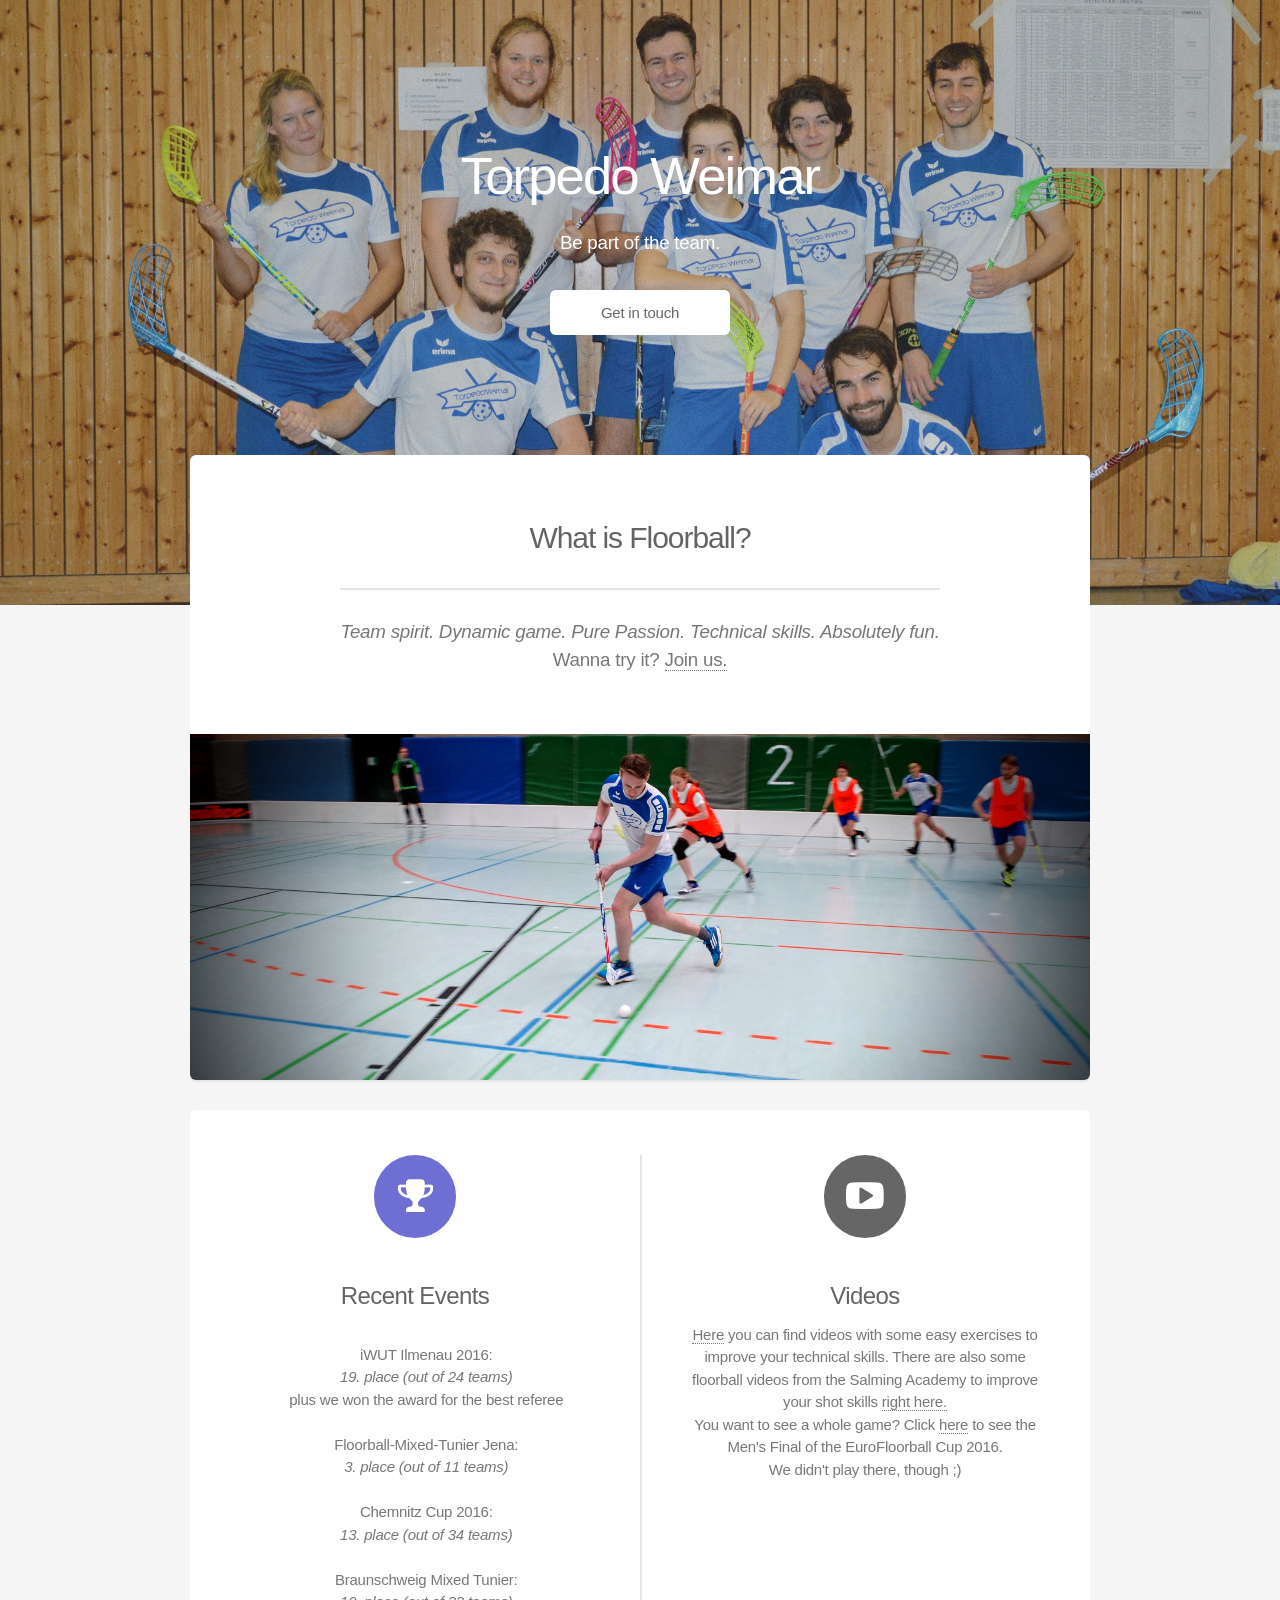
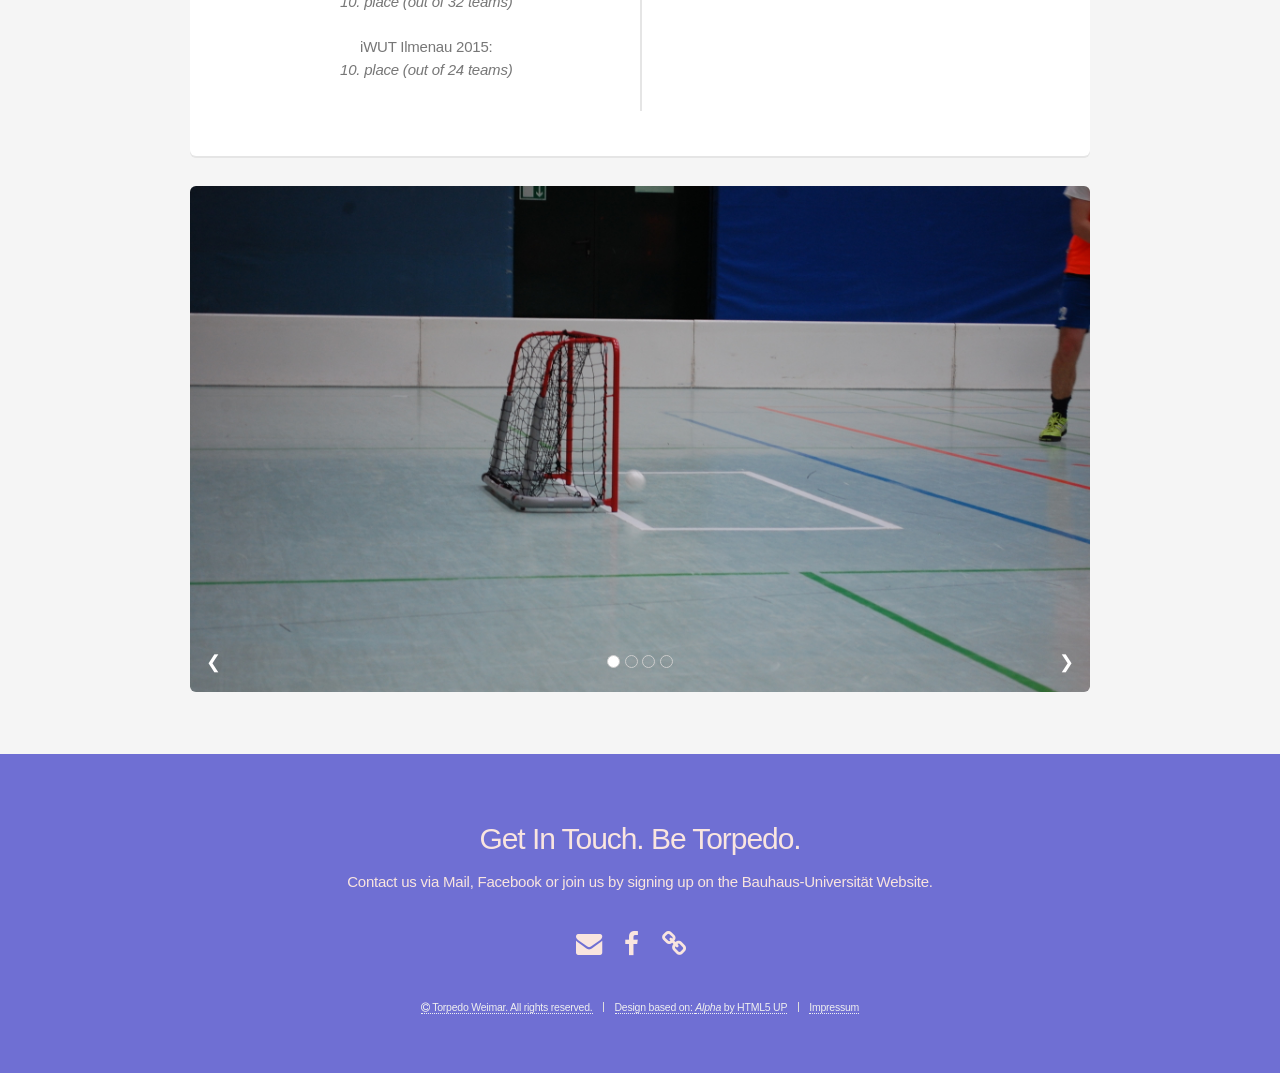
<file: index.html>
<!DOCTYPE HTML>
<html>
	<head>
		<title>Torpedo Weimar</title>
		<meta charset="utf-8" />
		<meta name="viewport" content="width=device-width, initial-scale=1" />
		<!--[if lte IE 8]><script src="assets/js/ie/html5shiv.js"></script><![endif]-->
		<link rel="stylesheet" href="assets/css/main.css" />
		<link rel="stylesheet" href="assets/css/w3.css">
    	<link rel="stylesheet" type="text/css" media="all" href="assets/css/styles.css">
    	<link rel="stylesheet" type="text/css" media="all" href="assets/css/magnific-popup.css">
		<style>
		.mySlides {display:none}
		.w3-left, .w3-right, .w3-badge {cursor:pointer}
		.w3-badge {height:13px;width:13px;padding:0}
		</style>
		<!--[if lte IE 8]><link rel="stylesheet" href="assets/css/ie8.css" /><![endif]-->

<!-- Favicons -->
<link rel="apple-touch-icon" sizes="180x180" href="/apple-touch-icon.png">
<link rel="icon" type="image/png" href="favicon-32x32.png" sizes="32x32">
<link rel="icon" type="image/png" href="favicon-16x16.png" sizes="16x16">
<link rel="manifest" href="/manifest.json">
<link rel="mask-icon" href="/safari-pinned-tab.svg" color="#5bbad5">
<meta name="theme-color" content="#ffffff">
	
<!-- Scripts -->
			<script src="assets/js/jquery.min.js"></script>
			<script src="assets/js/jquery.dropotron.min.js"></script>
			<script src="assets/js/jquery.scrollgress.min.js"></script>
			<script src="assets/js/skel.min.js"></script>
			<script src="assets/js/util.js"></script>
			<!--[if lte IE 8]><script src="assets/js/ie/respond.min.js"></script><![endif]-->
			<script src="assets/js/main.js"></script>
			<script src="assets/js/slider.js"></script>

			<!--Google Analytics-->
			<script>
			  (function(i,s,o,g,r,a,m){i['GoogleAnalyticsObject']=r;i[r]=i[r]||function(){
			  (i[r].q=i[r].q||[]).push(arguments)},i[r].l=1*new Date();a=s.createElement(o),
			  m=s.getElementsByTagName(o)[0];a.async=1;a.src=g;m.parentNode.insertBefore(a,m)
			  })(window,document,'script','https://www.google-analytics.com/analytics.js','ga');

			  ga('create', 'UA-86484524-1', 'auto');
			  ga('send', 'pageview');
			</script>
	</head>

	<body class="landing" onload="startSlideShow()">
		<div id="page-wrapper">

			<!-- Banner -->
				<section id="banner">
					<h2>Torpedo Weimar</h2>
					<p>Be part of the team.</p>
					<ul class="actions">
						<li><a href="#getintouch" class="button special">Get in touch</a></li>
						<!--li><a href="#" class="button">Learn More</a></li-->
					</ul>
				</section>

			<!-- Main -->
				<section id="main" class="container">

					<section class="box special">
						<header class="major">
							<h2>What is Floorball?</h2>
							<p><em>Team spirit. Dynamic game. Pure Passion. Technical skills. Absolutely fun.</em>
							<br> Wanna try it? <a href="https://hspz.uni-weimar.de/angebote/aktueller_zeitraum/_Unihockey.html">Join us.</a></p>
						</header>
						<span class="image featured"><img src="images/DSC_0360.JPG" alt="" /></span>
					</section>

					<section class="box special features">
						<div class="features-row">
							<section>
								<span class="icon major fa-trophy accent2"></span>
								<h3>Recent Events</h3>
								<p>
									<ul>
										<li>iWUT Ilmenau 2016: 
										<br><em> 19. place (out of 24 teams)</em>
										<br> plus we won the award for the best referee
										<br>
										<br>
										<li>Floorball-Mixed-Tunier Jena: 
										<br><em>3. place (out of 11 teams)</em></li>
										<br>
										<li>Chemnitz Cup 2016: 
										<br><em>13. place (out of 34 teams)</em></li>
										<br>
										<li>Braunschweig Mixed Tunier: 
										<br><em>10. place (out of 32 teams)</em></li>
										<br>
										<li>iWUT Ilmenau 2015: 
										<br><em>10. place (out of 24 teams)</em></li>
									</ul>
								</p>
							</section>
							<section>
								<span class="icon major fa-youtube-play"></span>
								<h3>Videos</h3>
								<p><a href="https://www.youtube.com/playlist?list=PL4GcRGPV7hzxGxN67faWimyFzL7nkEMkF">Here</a> you can find videos with some easy exercises to improve your technical skills. There are also some floorball videos from the Salming Academy to improve your shot skills <a href="https://www.youtube.com/playlist?list=PLGpOIe3A1vQhxEipICi82_GwIuaH7v9pc">right here.</a> 
								<br>You want to see a whole game? Click <a href="https://youtu.be/dzKJRVQAUss">here</a> to see the Men's Final of the EuroFloorball Cup 2016.</p>
								We didn't play there, though ;)
							</section>
						</div>
					</section>
					

					<!--h2>Upcoming Events</h2>
					<div class="row">
						<!--div class="6u 12u(narrower)" style="height: 50%">

							<section class="box special">
								<span class="image featured"><img src="images/nikolaus.jpg" alt="" /></span>
								<h3>Nikolaus Turnier</h3>
								<p>There's a small tournament at the Bauhaus-Universität Weimar this year. 
								On the 8th of December we'll play floorball for Nikolausi and Glühwein :)<p>
								<ul class="actions">
									<li><a href="http://hspz.uni-weimar.de/angebote/aktueller_zeitraum/_Unihockey-Nikolausturnier.html" class="button alt">Learn More</a></li>
								</ul>
							</section>

						</div-->
						<!--div class="6u 12u(narrower)" style="height: 50%">

							<section class="box special">
								<span class="image featured"><img src="images/iwut.png" alt="" /></span>
								<h3>iWUT Ilmenau</h3>
								<p>We are chosen to be part of the iWUT in Ilmenau again. We are looking forward to it and are highly motivated. This time we're targeting 9<sup>th</sup> place or better.</p>
								<ul class="actions">
									<li><a href="http://www2.tu-ilmenau.de/unihockey/index.php" class="button alt">Learn More</a></li>
								</ul>
							</section>

						</div>
					</div-->
					<span class="image featured">
						<div class="w3-content w3-display-container" style="max-width:100%">
						  <img class="mySlides w3-animate-opacity" src="images/DSC_0390.JPG" style="width:100%">
						  <img class="mySlides w3-animate-opacity" src="images/DSC_0522.JPG" style="width:100%">
						  <img class="mySlides w3-animate-opacity" src="images/DSC_0441.JPG" style="width:100%">
						  <img class="mySlides w3-animate-opacity" src="images/DSC_0359.JPG" style="width:100%">
						  <div class="w3-center w3-section w3-large w3-text-white w3-display-bottommiddle" style="width:100%">
						    <div class="w3-left w3-padding-left w3-hover-text-khaki" onclick="plusDivs(-1)">&#10094;</div>
						    <div class="w3-right w3-padding-right w3-hover-text-khaki" onclick="plusDivs(1)">&#10095;</div>
						    <span class="w3-badge demo w3-border w3-transparent w3-hover-white" onclick="currentDiv(1)"></span>
						    <span class="w3-badge demo w3-border w3-transparent w3-hover-white" onclick="currentDiv(2)"></span>
						    <span class="w3-badge demo w3-border w3-transparent w3-hover-white" onclick="currentDiv(3)"></span>
						    <span class="w3-badge demo w3-border w3-transparent w3-hover-white" onclick="currentDiv(4)"></span>
						  </div>
						</div>
					</span>
				</section>

			<!-- CTA / Footer -->

				<section id="cta">

					<h2>Get In Touch. Be Torpedo.</h2>
					<p>Contact us via Mail, Facebook or join us by signing up on the Bauhaus-Universität Website.
					</p>

				
					<ul class="icons">
						<li><a href="mailto:torpedoweimar@gmail.com?subject=Interesse Unihockey" class="icon fa-envelope"><span class="label">Mail</span></a></li>
						<li><a href="https://www.facebook.com/groups/576465775705765/" class="icon fa-facebook"><span class="label">Facebook</span></a></li>
						<li><a href="https://hspz.uni-weimar.de/angebote/aktueller_zeitraum/_Unihockey.html" class="icon fa-link"><span class="label">Bauhaus-Uni</span></a></li>
						<a name= "getintouch"><a/>
					</ul>

					<ul class="copyright" style="font-size: 70%; margin-top: 3%; color: #f0f0f0">
						<!--li>&copy; Untitled Inc. All rights reserved.</li-->
						<li><i class="fa fa-copyright" aria-hidden="true"></i> Torpedo Weimar. All rights reserved. </li><li> Design based on: <a href="http://html5up.net/alpha"><em>Alpha</em> by HTML5 UP</a>  </li><li> <a href="sitenotice.html">Impressum</a></li>
					</ul>
					
				</section>	

		</div>

	</body>
</html>
</file>
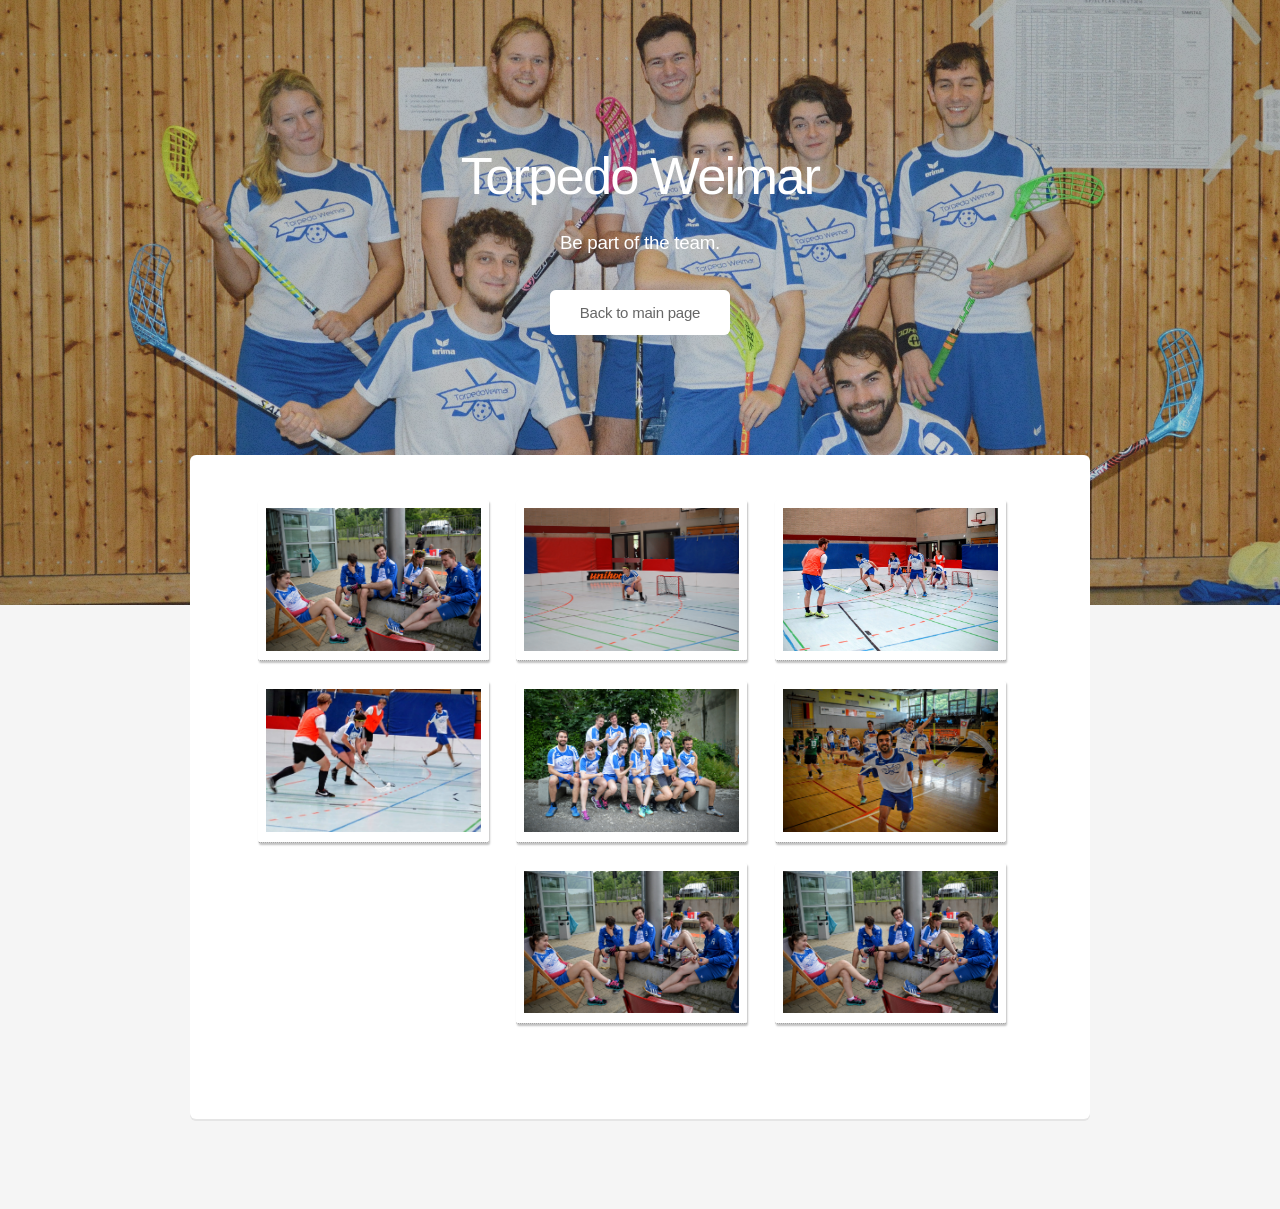
<file: gallery.html>
<!DOCTYPE HTML>
<html>
  <head>
    <title>Torpedo Weimar</title>
    <meta charset="utf-8" />
    <meta name="viewport" content="width=device-width, initial-scale=1" />
    <!--[if lte IE 8]><script src="assets/js/ie/html5shiv.js"></script><![endif]-->
    <link rel="stylesheet" href="assets/css/main.css" />
    <link rel="stylesheet" href="assets/css/w3.css">
    <link rel="stylesheet" href="assets/css/gallery.css">
    <link rel="stylesheet" type="text/css" media="all" href="assets/css/styles.css">
    <link rel="stylesheet" type="text/css" media="all" href="assets/css/magnific-popup.css">
    <!--[if lte IE 8]><link rel="stylesheet" href="assets/css/ie8.css" /><![endif]-->

<!-- Favicons -->
<link rel="apple-touch-icon" sizes="180x180" href="/apple-touch-icon.png">
<link rel="icon" type="image/png" href="favicon-32x32.png" sizes="32x32">
<link rel="icon" type="image/png" href="favicon-16x16.png" sizes="16x16">
<link rel="manifest" href="/manifest.json">
<link rel="mask-icon" href="/safari-pinned-tab.svg" color="#5bbad5">
<meta name="theme-color" content="#ffffff">
  
<!-- Scripts -->
      <script src="assets/js/main.js"></script>
      <script type="text/javascript" src="assets/js/jquery-1.11.1.min.js"></script>
      <script type="text/javascript" src="assets/js/jquery.magnific-popup.min.js"></script>

      <!--Google Analytics-->
      <script>
        (function(i,s,o,g,r,a,m){i['GoogleAnalyticsObject']=r;i[r]=i[r]||function(){
        (i[r].q=i[r].q||[]).push(arguments)},i[r].l=1*new Date();a=s.createElement(o),
        m=s.getElementsByTagName(o)[0];a.async=1;a.src=g;m.parentNode.insertBefore(a,m)
        })(window,document,'script','https://www.google-analytics.com/analytics.js','ga');

        ga('create', 'UA-86484524-1', 'auto');
        ga('send', 'pageview');
      </script>

      <script type="text/javascript">
        $(function(){
          $('#portfolio').magnificPopup({
            delegate: 'a',
            type: 'image',
            image: {
              cursor: null,
              titleSrc: 'title'
            },
            gallery: {
              enabled: true,
              preload: [0,1], // Will preload 0 - before current, and 1 after the current image
              navigateByImgClick: true
            }
          });
        });
      </script>

  </head>

<body class="landing">

  <div id="page-wrapper">

      <!-- Banner -->
        <section id="banner">
          <h2>Torpedo Weimar</h2>
          <p>Be part of the team.</p>
          <ul class="actions">
            <li><a href="index.html" class="button special">Back to main page</a></li>
          </ul>
        </section>

      <!-- Main -->
        <section id="main" class="container">
          <section class="box special">
             <div id="wrapper">
              <ul id="portfolio" class="clearfix">

              <!-- Images -->

                <li><a href="images/gallery/DSC_0312.JPG">
                <img src="images/gallery/DSC_0312.JPG"></a></li>
                
                <li><a href="images/gallery/DSC_0347.JPG">
                <img src="images/gallery/DSC_0347.JPG"></a></li>
                
                <li><a href="images/gallery/DSC_0359.JPG">
                <img src="images/gallery/DSC_0359_thumb.JPG"></a></li>
                
                <li><a href="images/gallery/DSC_0410.JPG">
                <img src="images/gallery/DSC_0410_thumb.JPG"></a></li>
                
                <li><a href="images/gallery/DSC_0441.JPG">
                <img src="images/gallery/DSC_0441.JPG"></a></li>
                
                <li><a href="images/gallery/DSC_0522.JPG">
                <img src="images/gallery/DSC_0522.JPG"></a></li>
                
                <li><a href="images/gallery/DSC_0312.JPG">
                <img src="images/gallery/DSC_0312.JPG"></a></li>
                
                <li><a href="images/gallery/DSC_0312.JPG">
                <img src="images/gallery/DSC_0312.JPG"></a></li>
              
              </ul>
            </div>
          </section>
        </section>
  </div>

</body>
</html>
</file>
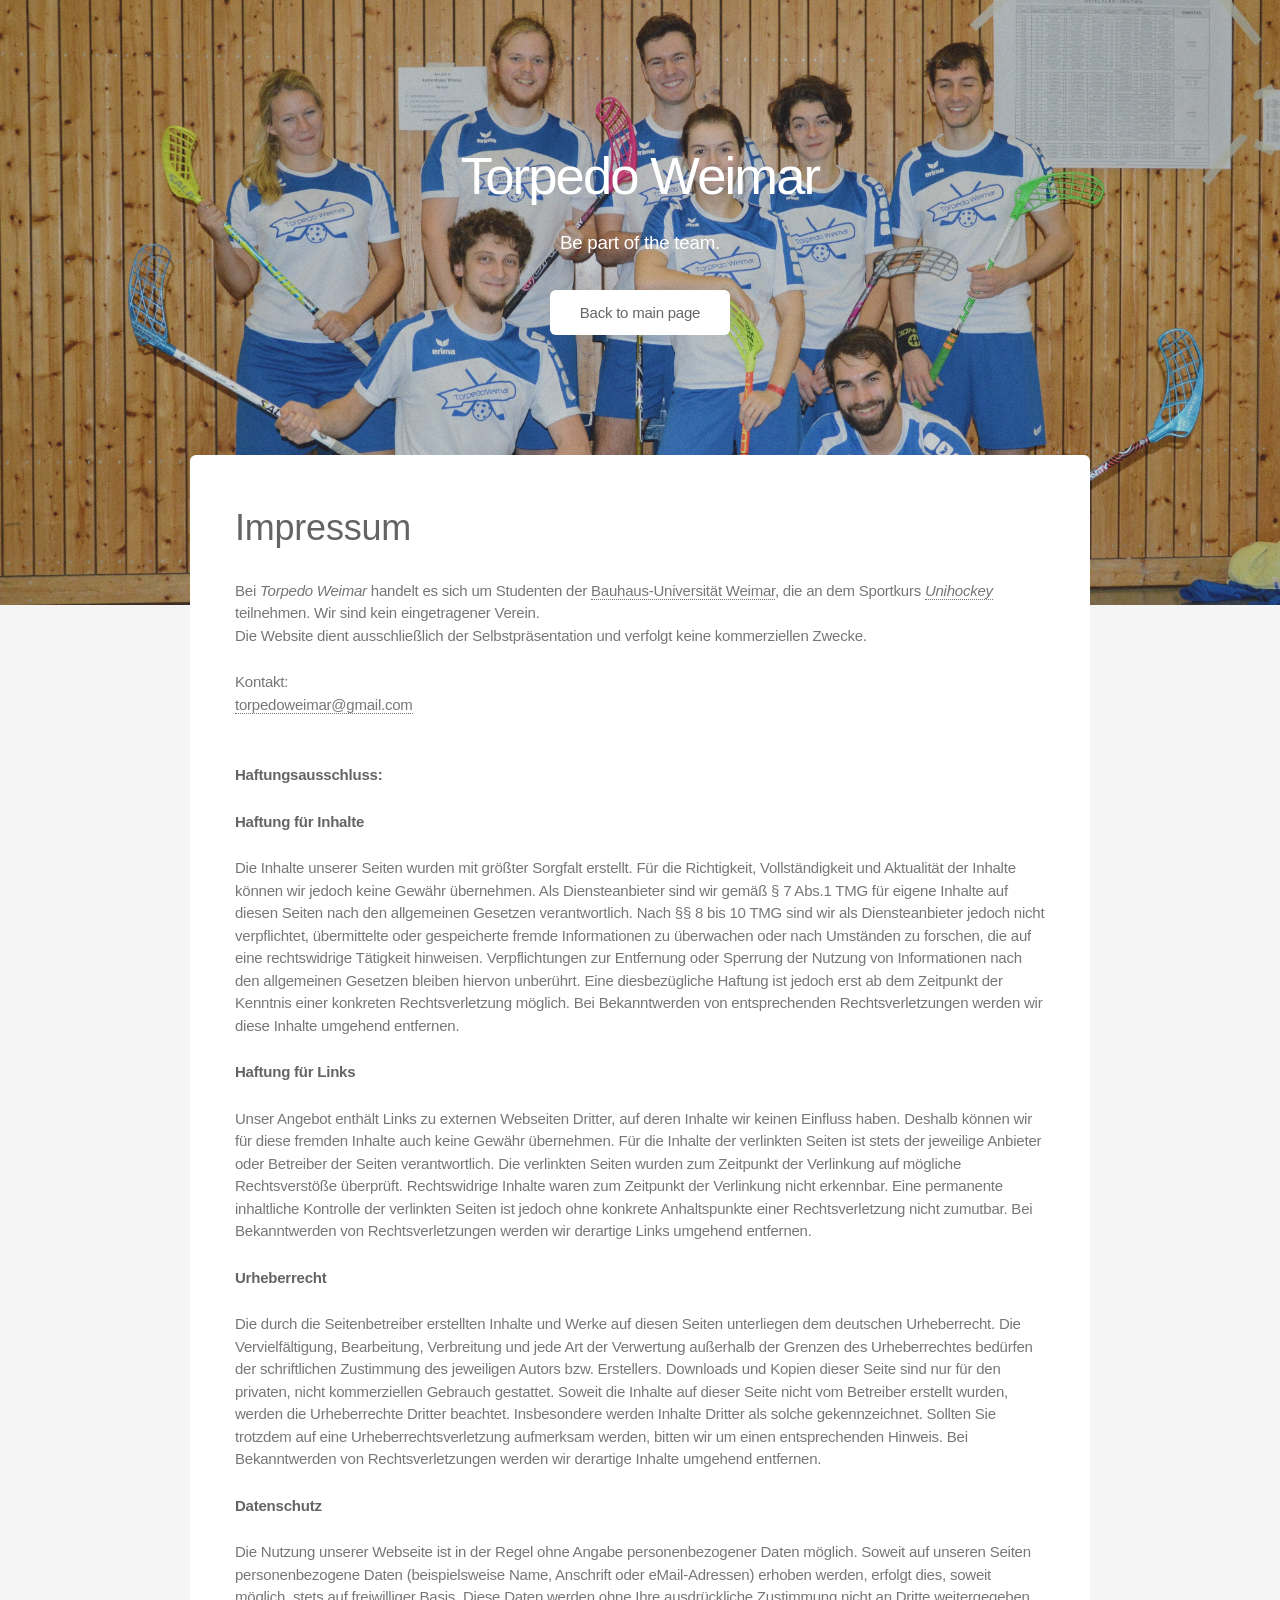
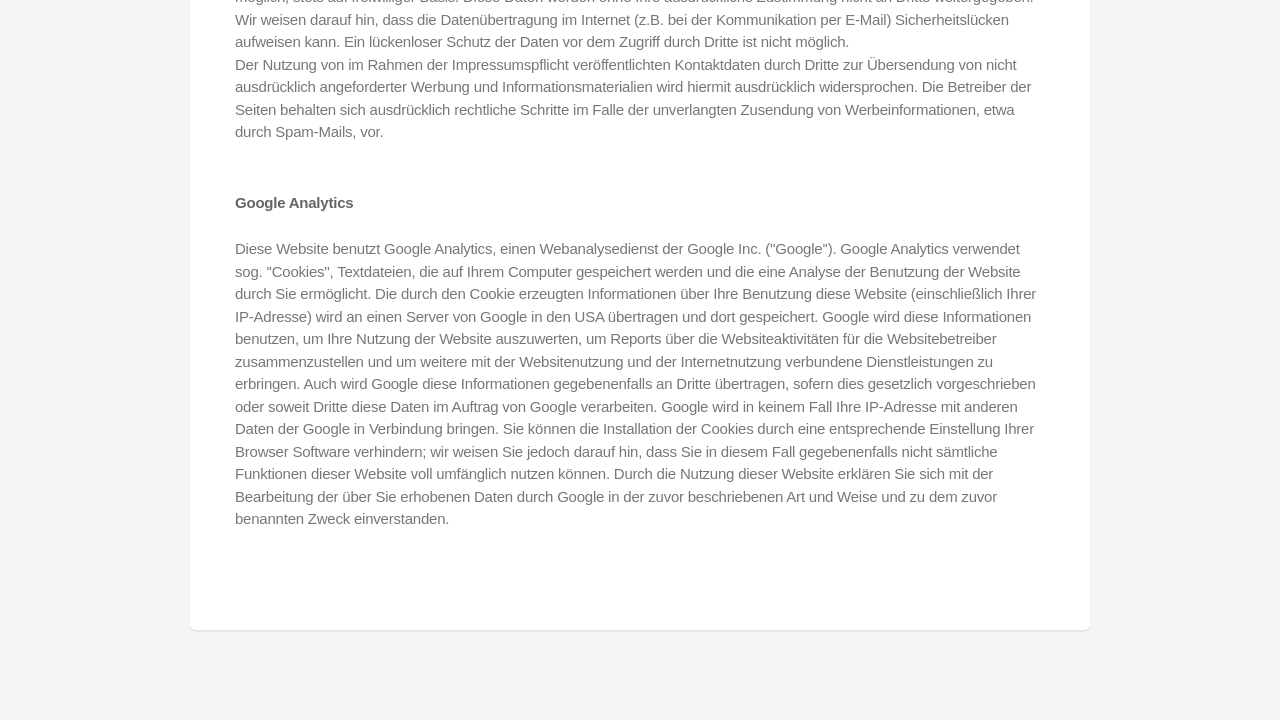
<file: sitenotice.html>
<meta charset="utf-8" />
<!DOCTYPE HTML>
<html>
  <head>
    <title>Torpedo Weimar</title>
    <meta charset="utf-8" />
    <meta name="viewport" content="width=device-width, initial-scale=1" />
    <!--[if lte IE 8]><script src="assets/js/ie/html5shiv.js"></script><![endif]-->
    <link rel="stylesheet" href="assets/css/main.css" />
    <link rel="stylesheet" href="assets/css/w3.css">
    <link rel="stylesheet" href="assets/css/gallery.css">
    <link rel="stylesheet" type="text/css" media="all" href="assets/css/styles.css">
    <link rel="stylesheet" type="text/css" media="all" href="assets/css/magnific-popup.css">
    <!--[if lte IE 8]><link rel="stylesheet" href="assets/css/ie8.css" /><![endif]-->

<!-- Favicons -->
<link rel="apple-touch-icon" sizes="180x180" href="/apple-touch-icon.png">
<link rel="icon" type="image/png" href="favicon-32x32.png" sizes="32x32">
<link rel="icon" type="image/png" href="favicon-16x16.png" sizes="16x16">
<link rel="manifest" href="/manifest.json">
<link rel="mask-icon" href="/safari-pinned-tab.svg" color="#5bbad5">
<meta name="theme-color" content="#ffffff">
  
<!-- Scripts -->
      <script src="assets/js/main.js"></script>
      <script type="text/javascript" src="assets/js/jquery-1.11.1.min.js"></script>
      <script type="text/javascript" src="assets/js/jquery.magnific-popup.min.js"></script>

      <!--Google Analytics-->
      <script>
        (function(i,s,o,g,r,a,m){i['GoogleAnalyticsObject']=r;i[r]=i[r]||function(){
        (i[r].q=i[r].q||[]).push(arguments)},i[r].l=1*new Date();a=s.createElement(o),
        m=s.getElementsByTagName(o)[0];a.async=1;a.src=g;m.parentNode.insertBefore(a,m)
        })(window,document,'script','https://www.google-analytics.com/analytics.js','ga');

        ga('create', 'UA-86484524-1', 'auto');
        ga('send', 'pageview');
      </script>

  </head>

<body class="landing">

  <div id="page-wrapper">

      <!-- Banner -->
        <section id="banner">
          <h2>Torpedo Weimar</h2>
          <p>Be part of the team.</p>
          <ul class="actions">
            <li><a href="index.html" class="button special">Back to main page</a></li>
          </ul>
        </section>

      <!-- Main -->
        <section id="main" class="container">
          <section class="box special">
             <div class='impressum' style="text-align: left"><h1>Impressum</h1>

          <br>
          Bei <em>Torpedo Weimar</em> handelt es sich um Studenten der <a href='https://www.uni-weimar.de/de/universitaet/start/'>Bauhaus-Universität Weimar</a>, die an dem Sportkurs <em><a href='https://hspz.uni-weimar.de/angebote/aktueller_zeitraum/_Unihockey.html'>Unihockey</a></em> teilnehmen. Wir sind kein eingetragener Verein.
          <br>
          Die Website dient ausschließlich der Selbstpräsentation und verfolgt keine kommerziellen Zwecke. 
          <br>
          <br>Kontakt:
          <br><a href='mailto:torpedoweimar@gmail.com?subject=Frage'>torpedoweimar@gmail.com</a></br>
          

          <br><br><p><strong>Haftungsausschluss: </strong>

          <br><br><strong>Haftung für Inhalte</strong><br><br>
          Die Inhalte unserer Seiten wurden mit größter Sorgfalt erstellt. Für die Richtigkeit, Vollständigkeit und Aktualität der Inhalte können wir jedoch keine Gewähr übernehmen. Als Diensteanbieter sind wir gemäß § 7 Abs.1 TMG für eigene Inhalte auf diesen Seiten nach den allgemeinen Gesetzen verantwortlich. Nach §§ 8 bis 10 TMG sind wir als Diensteanbieter jedoch nicht verpflichtet, übermittelte oder gespeicherte fremde Informationen zu überwachen oder nach Umständen zu forschen, die auf eine rechtswidrige Tätigkeit hinweisen. Verpflichtungen zur Entfernung oder Sperrung der Nutzung von Informationen nach den allgemeinen Gesetzen bleiben hiervon unberührt. Eine diesbezügliche Haftung ist jedoch erst ab dem Zeitpunkt der Kenntnis einer konkreten Rechtsverletzung möglich. Bei Bekanntwerden von entsprechenden Rechtsverletzungen werden wir diese Inhalte umgehend entfernen.

          <br><br><strong>Haftung für Links</strong><br><br>
          Unser Angebot enthält Links zu externen Webseiten Dritter, auf deren Inhalte wir keinen Einfluss haben. Deshalb können wir für diese fremden Inhalte auch keine Gewähr übernehmen. Für die Inhalte der verlinkten Seiten ist stets der jeweilige Anbieter oder Betreiber der Seiten verantwortlich. Die verlinkten Seiten wurden zum Zeitpunkt der Verlinkung auf mögliche Rechtsverstöße überprüft. Rechtswidrige Inhalte waren zum Zeitpunkt der Verlinkung nicht erkennbar. Eine permanente inhaltliche Kontrolle der verlinkten Seiten ist jedoch ohne konkrete Anhaltspunkte einer Rechtsverletzung nicht zumutbar. Bei Bekanntwerden von Rechtsverletzungen werden wir derartige Links umgehend entfernen.

          <br><br><strong>Urheberrecht</strong><br><br>
          Die durch die Seitenbetreiber erstellten Inhalte und Werke auf diesen Seiten unterliegen dem deutschen Urheberrecht. Die Vervielfältigung, Bearbeitung, Verbreitung und jede Art der Verwertung außerhalb der Grenzen des Urheberrechtes bedürfen der schriftlichen Zustimmung des jeweiligen Autors bzw. Erstellers. Downloads und Kopien dieser Seite sind nur für den privaten, nicht kommerziellen Gebrauch gestattet. Soweit die Inhalte auf dieser Seite nicht vom Betreiber erstellt wurden, werden die Urheberrechte Dritter beachtet. Insbesondere werden Inhalte Dritter als solche gekennzeichnet. Sollten Sie trotzdem auf eine Urheberrechtsverletzung aufmerksam werden, bitten wir um einen entsprechenden Hinweis. Bei Bekanntwerden von Rechtsverletzungen werden wir derartige Inhalte umgehend entfernen.

          <br><br><strong>Datenschutz</strong><br><br>
          Die Nutzung unserer Webseite ist in der Regel ohne Angabe personenbezogener Daten möglich. Soweit auf unseren Seiten personenbezogene Daten (beispielsweise Name, Anschrift oder eMail-Adressen) erhoben werden, erfolgt dies, soweit möglich, stets auf freiwilliger Basis. Diese Daten werden ohne Ihre ausdrückliche Zustimmung nicht an Dritte weitergegeben. <br>
          Wir weisen darauf hin, dass die Datenübertragung im Internet (z.B. bei der Kommunikation per E-Mail) Sicherheitslücken aufweisen kann. Ein lückenloser Schutz der Daten vor dem Zugriff durch Dritte ist nicht möglich. <br>
          Der Nutzung von im Rahmen der Impressumspflicht veröffentlichten Kontaktdaten durch Dritte zur Übersendung von nicht ausdrücklich angeforderter Werbung und Informationsmaterialien wird hiermit ausdrücklich widersprochen. Die Betreiber der Seiten behalten sich ausdrücklich rechtliche Schritte im Falle der unverlangten Zusendung von Werbeinformationen, etwa durch Spam-Mails, vor.<br>
          
          <br><br><strong>Google Analytics</strong><br><br>
          Diese Website benutzt Google Analytics, einen Webanalysedienst der Google Inc. (''Google''). Google Analytics verwendet sog. ''Cookies'', Textdateien, die auf Ihrem Computer gespeichert werden und die eine Analyse der Benutzung der Website durch Sie ermöglicht. Die durch den Cookie erzeugten Informationen über Ihre Benutzung diese Website (einschließlich Ihrer IP-Adresse) wird an einen Server von Google in den USA übertragen und dort gespeichert. Google wird diese Informationen benutzen, um Ihre Nutzung der Website auszuwerten, um Reports über die Websiteaktivitäten für die Websitebetreiber zusammenzustellen und um weitere mit der Websitenutzung und der Internetnutzung verbundene Dienstleistungen zu erbringen. Auch wird Google diese Informationen gegebenenfalls an Dritte übertragen, sofern dies gesetzlich vorgeschrieben oder soweit Dritte diese Daten im Auftrag von Google verarbeiten. Google wird in keinem Fall Ihre IP-Adresse mit anderen Daten der Google in Verbindung bringen. Sie können die Installation der Cookies durch eine entsprechende Einstellung Ihrer Browser Software verhindern; wir weisen Sie jedoch darauf hin, dass Sie in diesem Fall gegebenenfalls nicht sämtliche Funktionen dieser Website voll umfänglich nutzen können. Durch die Nutzung dieser Website erklären Sie sich mit der Bearbeitung der über Sie erhobenen Daten durch Google in der zuvor beschriebenen Art und Weise und zu dem zuvor benannten Zweck einverstanden.</p><br>
           </div>
          </section>
        </section>
  </div>

</body>
</html>
</file>
<file: assets/css/styles.css>
br { display: block; line-height: 1.6em; } 

article, aside, details, figcaption, figure, footer, header, hgroup, menu, nav, section { display: block; }
ol, ul { list-style: none; }

input, textarea { 
  -webkit-font-smoothing: antialiased;
  -webkit-text-size-adjust: 100%;
  -ms-text-size-adjust: 100%;
  -webkit-box-sizing: border-box;
  -moz-box-sizing: border-box;
  box-sizing: border-box;
  outline: none;
}

blockquote, q { quotes: none; }
blockquote:before, blockquote:after, q:before, q:after { content: ''; content: none; }
strong, b { font-weight: bold; }
em, i { font-style: italic; }

table { border-collapse: collapse; border-spacing: 0; }
img { border: 0; max-width: 100%; }



/** page structure **/
#wrapper {
  display: block;
  max-width: 1100px;
  margin: 0 auto;
}

#portfolio {
  display: block;
}

#portfolio li {
  display: block;
  float: left;
  width: 30%;
  max-width: 400px;
  margin-right: 20px;
  margin-bottom: 20px;
}

#portfolio li a {
  display: block;
  padding: 8px;
  background: #fff;
  -webkit-border-radius: 2px;
  -moz-border-radius: 2px;
  border-radius: 2px;
  -webkit-box-shadow: 1px 2px 2px rgba(0,0,0,0.25);
  -moz-box-shadow: 1px 2px 2px rgba(0,0,0,0.25);
  box-shadow: 1px 2px 2px rgba(0,0,0,0.25);
}

.mfp-title {
  font-size: 1.2em;
  color: #ddd !important;
  font-weight: 700;
}

/** clearfix **/
.clearfix:after { content: "."; display: block; clear: both; visibility: hidden; line-height: 0; height: 0; }
.clearfix { display: inline-block; }
 
html[xmlns] .clearfix { display: block; }
* html .clearfix { height: 1%; }


/** media queries **/
@media screen and (max-width: 780px) {
  #portfolio li {
    width: 45%;
  }
}

@media screen and (max-width: 550px) {
  #portfolio { 
    text-align: center;
  }
  
  #portfolio li {
    float: none;
    display: inline-block;
    width: 80%;
    margin-bottom: 30px;
  }
}
</file>
<file: assets/css/ie8.css>
/*
	Alpha by HTML5 UP
	html5up.net | @ajlkn
	Free for personal and commercial use under the CCA 3.0 license (html5up.net/license)
*/

/* Basic */

	pre, code {
		position: relative;
		-ms-behavior: url("assets/js/ie/PIE.htc");
	}

/* Form */

	input[type="text"],
	input[type="password"],
	input[type="email"],
	select,
	textarea {
		position: relative;
		-ms-behavior: url("assets/js/ie/PIE.htc");
		line-height: 3em;
	}

	input[type="checkbox"],
	input[type="radio"] {
		opacity: 1;
		z-index: auto;
	}

		input[type="checkbox"] + label:before,
		input[type="radio"] + label:before {
			display: none;
		}

/* Button */

	input[type="submit"],
	input[type="reset"],
	input[type="button"],
	.button {
		position: relative;
		-ms-behavior: url("assets/js/ie/PIE.htc");
	}

		input[type="submit"].alt,
		input[type="reset"].alt,
		input[type="button"].alt,
		.button.alt {
			border: solid 2px #e5e5e5;
		}

/* Box */

	.box {
		position: relative;
		-ms-behavior: url("assets/js/ie/PIE.htc");
	}

		.box .image.featured {
			margin: 2em 0;
			width: 100%;
		}

/* Icon */

	.icon.major {
		position: relative;
		-ms-behavior: url("assets/js/ie/PIE.htc");
	}

/* Image */

	.image {
		position: relative;
		-ms-behavior: url("assets/js/ie/PIE.htc");
	}

		.image img {
			position: relative;
			-ms-behavior: url("assets/js/ie/PIE.htc");
		}

/* Header */

	#header nav > ul > li a {
		color: #fff;
		display: inline-block;
		text-decoration: none;
		border: 0;
	}

		#header nav > ul > li a.icon:before {
			color: #fff;
			margin-right: 0.5em;
		}

	#header.alt {
		color: #fff;
	}

		#header.alt nav > ul > li a:not(.button).icon:before {
			color: rgba(255, 255, 255, 0.75);
		}

		#header.alt nav > ul > li.active a:not(.button) {
			background-color: rgba(255, 255, 255, 0.2);
		}

	.dropotron {
		border: solid 1px #e5e5e5;
	}

		.dropotron.level-0 {
			margin-top: 0;
		}

			.dropotron.level-0:before {
				display: none;
			}

/* Banner */

	#banner {
		background-attachment: scroll;
		background-image: url("../../images/banner.jpg");
		background-position: auto;
		background-repeat: no-repeat;
		background-size: cover;
		-ms-behavior: url("assets/js/ie/backgroundsize.min.htc");
	}

		#banner input[type="submit"],
		#banner input[type="reset"],
		#banner input[type="button"],
		#banner .button {
			border: solid 2px #fff;
		}

/* Main */

	#main {
		position: relative;
		z-index: 1;
	}

/* CTA */

	#cta input[type="text"],
	#cta input[type="password"],
	#cta input[type="email"],
	#cta select,
	#cta textarea {
		background: #e89980;
		border: solid 2px #fff;
	}

	#cta .formerize-placeholder {
		color: #fff !important;
	}
</file>
<file: assets/css/gallery.css>
.view {
   width: 300px;
   height: 200px;
   margin: 10px;
   float: left;
   border: 5px solid #fff;
   overflow: hidden;
   position: relative;
   text-align: center;
   box-shadow: 0px 0px 5px #aaa;
   cursor: default;
}

.view .mask, .view .content {
   width: 300px;
   height: 200px;
   position: absolute;
   overflow: hidden;
   top: 0;
   left: 0;
}

.view img {
   display: block;
   position: relative;
}

.view a.info {
   background:url(../img/link.png) center no-repeat;
   display: inline-block;
   text-decoration: none;
   padding:0;
   text-indent:-9999px;
   width:20px;
   height:20px;
}

.third-effect .mask {
   opacity: 0;
   overflow:visible;
   border:100px solid rgba(0,0,0,0.7);
   box-sizing:border-box;
   transition: all 0.4s ease-in-out;
}

.third-effect a.info {
   position:relative;
   top:-10px; /* Center the link */
   opacity: 0;
   transition: opacity 0.5s 0s ease-in-out;
}

.third-effect:hover .mask {
   opacity: 1;
   border:100px solid rgba(0,0,0,0.7);
}

.third-effect:hover a.info {
   opacity:1;
   transition-delay: 0.3s;
}
</file>
<file: assets/css/main.css>
@import url("font-awesome.min.css");
@import url("https://fonts.googleapis.com/css?family=Source+Sans+Pro:300,400,300italic,400italic");

/*
	Alpha by HTML5 UP
	html5up.net | @ajlkn
	Free for personal and commercial use under the CCA 3.0 license (html5up.net/license)
*/

/* Reset */

	html, body, div, span, applet, object, iframe, h1, h2, h3, h4, h5, h6, p, blockquote, pre, a, abbr, acronym, address, big, cite, code, del, dfn, em, img, ins, kbd, q, s, samp, small, strike, strong, sub, sup, tt, var, b, u, i, center, dl, dt, dd, ol, ul, li, fieldset, form, label, legend, table, caption, tbody, tfoot, thead, tr, th, td, article, aside, canvas, details, embed, figure, figcaption, footer, header, hgroup, menu, nav, output, ruby, section, summary, time, mark, audio, video {
		margin: 0;
		padding: 0;
		border: 0;
		font-size: 100%;
		font: inherit;
		vertical-align: baseline;
	}

	article, aside, details, figcaption, figure, footer, header, hgroup, menu, nav, section {
		display: block;
	}

	body {
		line-height: 1;
	}

	ol, ul {
		list-style: none;
	}

	blockquote, q {
		quotes: none;
	}

	blockquote:before, blockquote:after, q:before, q:after {
		content: '';
		content: none;
	}

	table {
		border-collapse: collapse;
		border-spacing: 0;
	}

	body {
		-webkit-text-size-adjust: none;
	}

/* Box Model */

	*, *:before, *:after {
		-moz-box-sizing: border-box;
		-webkit-box-sizing: border-box;
		box-sizing: border-box;
	}

/* Containers */

	.container {
		margin-left: auto;
		margin-right: auto;
	}

	.container.\31 25\25 {
		width: 100%;
		max-width: 75em;
		min-width: 60em;
	}

	.container.\37 5\25 {
		width: 45em;
	}

	.container.\35 0\25 {
		width: 30em;
	}

	.container.\32 5\25 {
		width: 15em;
	}

	.container {
		width: 60em;
	}

	@media screen and (max-width: 1680px) {

		.container.\31 25\25 {
			width: 100%;
			max-width: 75em;
			min-width: 60em;
		}

		.container.\37 5\25 {
			width: 45em;
		}

		.container.\35 0\25 {
			width: 30em;
		}

		.container.\32 5\25 {
			width: 15em;
		}

		.container {
			width: 60em;
		}

	}

	@media screen and (max-width: 1280px) {

		.container.\31 25\25 {
			width: 100%;
			max-width: 75em;
			min-width: 60em;
		}

		.container.\37 5\25 {
			width: 45em;
		}

		.container.\35 0\25 {
			width: 30em;
		}

		.container.\32 5\25 {
			width: 15em;
		}

		.container {
			width: 60em;
		}

	}

	@media screen and (max-width: 980px) {

		.container.\31 25\25 {
			width: 100%;
			max-width: 112.5%;
			min-width: 90%;
		}

		.container.\37 5\25 {
			width: 67.5%;
		}

		.container.\35 0\25 {
			width: 45%;
		}

		.container.\32 5\25 {
			width: 22.5%;
		}

		.container {
			width: 90%;
		}

	}

	@media screen and (max-width: 840px) {

		.container.\31 25\25 {
			width: 100%;
			max-width: 112.5%;
			min-width: 90%;
		}

		.container.\37 5\25 {
			width: 67.5%;
		}

		.container.\35 0\25 {
			width: 45%;
		}

		.container.\32 5\25 {
			width: 22.5%;
		}

		.container {
			width: 90% !important;
		}

	}

	@media screen and (max-width: 736px) {

		.container.\31 25\25 {
			width: 100%;
			max-width: 125%;
			min-width: 100%;
		}

		.container.\37 5\25 {
			width: 75%;
		}

		.container.\35 0\25 {
			width: 50%;
		}

		.container.\32 5\25 {
			width: 25%;
		}

		.container {
			width: 100% !important;
		}

	}

	@media screen and (max-width: 480px) {

		.container.\31 25\25 {
			width: 100%;
			max-width: 125%;
			min-width: 100%;
		}

		.container.\37 5\25 {
			width: 75%;
		}

		.container.\35 0\25 {
			width: 50%;
		}

		.container.\32 5\25 {
			width: 25%;
		}

		.container {
			width: 100% !important;
		}

	}

/* Grid */

	.row {
		border-bottom: solid 1px transparent;
		-moz-box-sizing: border-box;
		-webkit-box-sizing: border-box;
		box-sizing: border-box;
	}

	.row > * {
		float: left;
		-moz-box-sizing: border-box;
		-webkit-box-sizing: border-box;
		box-sizing: border-box;
	}

	.row:after, .row:before {
		content: '';
		display: block;
		clear: both;
		height: 0;
	}

	.row.uniform > * > :first-child {
		margin-top: 0;
	}

	.row.uniform > * > :last-child {
		margin-bottom: 0;
	}

	.row.\30 \25 > * {
		padding: 0 0 0 0em;
	}

	.row.\30 \25 {
		margin: 0 0 -1px 0em;
	}

	.row.uniform.\30 \25 > * {
		padding: 0em 0 0 0em;
	}

	.row.uniform.\30 \25 {
		margin: 0em 0 -1px 0em;
	}

	.row > * {
		padding: 0 0 0 2em;
	}

	.row {
		margin: 0 0 -1px -2em;
	}

	.row.uniform > * {
		padding: 2em 0 0 2em;
	}

	.row.uniform {
		margin: -2em 0 -1px -2em;
	}

	.row.\32 00\25 > * {
		padding: 0 0 0 4em;
	}

	.row.\32 00\25 {
		margin: 0 0 -1px -4em;
	}

	.row.uniform.\32 00\25 > * {
		padding: 4em 0 0 4em;
	}

	.row.uniform.\32 00\25 {
		margin: -4em 0 -1px -4em;
	}

	.row.\31 50\25 > * {
		padding: 0 0 0 3em;
	}

	.row.\31 50\25 {
		margin: 0 0 -1px -3em;
	}

	.row.uniform.\31 50\25 > * {
		padding: 3em 0 0 3em;
	}

	.row.uniform.\31 50\25 {
		margin: -3em 0 -1px -3em;
	}

	.row.\35 0\25 > * {
		padding: 0 0 0 1em;
	}

	.row.\35 0\25 {
		margin: 0 0 -1px -1em;
	}

	.row.uniform.\35 0\25 > * {
		padding: 1em 0 0 1em;
	}

	.row.uniform.\35 0\25 {
		margin: -1em 0 -1px -1em;
	}

	.row.\32 5\25 > * {
		padding: 0 0 0 0.5em;
	}

	.row.\32 5\25 {
		margin: 0 0 -1px -0.5em;
	}

	.row.uniform.\32 5\25 > * {
		padding: 0.5em 0 0 0.5em;
	}

	.row.uniform.\32 5\25 {
		margin: -0.5em 0 -1px -0.5em;
	}

	.\31 2u, .\31 2u\24 {
		width: 100%;
		clear: none;
		margin-left: 0;
	}

	.\31 1u, .\31 1u\24 {
		width: 91.6666666667%;
		clear: none;
		margin-left: 0;
	}

	.\31 0u, .\31 0u\24 {
		width: 83.3333333333%;
		clear: none;
		margin-left: 0;
	}

	.\39 u, .\39 u\24 {
		width: 75%;
		clear: none;
		margin-left: 0;
	}

	.\38 u, .\38 u\24 {
		width: 66.6666666667%;
		clear: none;
		margin-left: 0;
	}

	.\37 u, .\37 u\24 {
		width: 58.3333333333%;
		clear: none;
		margin-left: 0;
	}

	.\36 u, .\36 u\24 {
		width: 50%;
		clear: none;
		margin-left: 0;
	}

	.\35 u, .\35 u\24 {
		width: 41.6666666667%;
		clear: none;
		margin-left: 0;
	}

	.\34 u, .\34 u\24 {
		width: 33.3333333333%;
		clear: none;
		margin-left: 0;
	}

	.\33 u, .\33 u\24 {
		width: 25%;
		clear: none;
		margin-left: 0;
	}

	.\32 u, .\32 u\24 {
		width: 16.6666666667%;
		clear: none;
		margin-left: 0;
	}

	.\31 u, .\31 u\24 {
		width: 8.3333333333%;
		clear: none;
		margin-left: 0;
	}

	.\31 2u\24 + *,
	.\31 1u\24 + *,
	.\31 0u\24 + *,
	.\39 u\24 + *,
	.\38 u\24 + *,
	.\37 u\24 + *,
	.\36 u\24 + *,
	.\35 u\24 + *,
	.\34 u\24 + *,
	.\33 u\24 + *,
	.\32 u\24 + *,
	.\31 u\24 + * {
		clear: left;
	}

	.\-11u {
		margin-left: 91.66667%;
	}

	.\-10u {
		margin-left: 83.33333%;
	}

	.\-9u {
		margin-left: 75%;
	}

	.\-8u {
		margin-left: 66.66667%;
	}

	.\-7u {
		margin-left: 58.33333%;
	}

	.\-6u {
		margin-left: 50%;
	}

	.\-5u {
		margin-left: 41.66667%;
	}

	.\-4u {
		margin-left: 33.33333%;
	}

	.\-3u {
		margin-left: 25%;
	}

	.\-2u {
		margin-left: 16.66667%;
	}

	.\-1u {
		margin-left: 8.33333%;
	}

	@media screen and (max-width: 1680px) {

		.row > * {
			padding: 0 0 0 2em;
		}

		.row {
			margin: 0 0 -1px -2em;
		}

		.row.uniform > * {
			padding: 2em 0 0 2em;
		}

		.row.uniform {
			margin: -2em 0 -1px -2em;
		}

		.row.\32 00\25 > * {
			padding: 0 0 0 4em;
		}

		.row.\32 00\25 {
			margin: 0 0 -1px -4em;
		}

		.row.uniform.\32 00\25 > * {
			padding: 4em 0 0 4em;
		}

		.row.uniform.\32 00\25 {
			margin: -4em 0 -1px -4em;
		}

		.row.\31 50\25 > * {
			padding: 0 0 0 3em;
		}

		.row.\31 50\25 {
			margin: 0 0 -1px -3em;
		}

		.row.uniform.\31 50\25 > * {
			padding: 3em 0 0 3em;
		}

		.row.uniform.\31 50\25 {
			margin: -3em 0 -1px -3em;
		}

		.row.\35 0\25 > * {
			padding: 0 0 0 1em;
		}

		.row.\35 0\25 {
			margin: 0 0 -1px -1em;
		}

		.row.uniform.\35 0\25 > * {
			padding: 1em 0 0 1em;
		}

		.row.uniform.\35 0\25 {
			margin: -1em 0 -1px -1em;
		}

		.row.\32 5\25 > * {
			padding: 0 0 0 0.5em;
		}

		.row.\32 5\25 {
			margin: 0 0 -1px -0.5em;
		}

		.row.uniform.\32 5\25 > * {
			padding: 0.5em 0 0 0.5em;
		}

		.row.uniform.\32 5\25 {
			margin: -0.5em 0 -1px -0.5em;
		}

		.\31 2u\28wide\29, .\31 2u\24\28wide\29 {
			width: 100%;
			clear: none;
			margin-left: 0;
		}

		.\31 1u\28wide\29, .\31 1u\24\28wide\29 {
			width: 91.6666666667%;
			clear: none;
			margin-left: 0;
		}

		.\31 0u\28wide\29, .\31 0u\24\28wide\29 {
			width: 83.3333333333%;
			clear: none;
			margin-left: 0;
		}

		.\39 u\28wide\29, .\39 u\24\28wide\29 {
			width: 75%;
			clear: none;
			margin-left: 0;
		}

		.\38 u\28wide\29, .\38 u\24\28wide\29 {
			width: 66.6666666667%;
			clear: none;
			margin-left: 0;
		}

		.\37 u\28wide\29, .\37 u\24\28wide\29 {
			width: 58.3333333333%;
			clear: none;
			margin-left: 0;
		}

		.\36 u\28wide\29, .\36 u\24\28wide\29 {
			width: 50%;
			clear: none;
			margin-left: 0;
		}

		.\35 u\28wide\29, .\35 u\24\28wide\29 {
			width: 41.6666666667%;
			clear: none;
			margin-left: 0;
		}

		.\34 u\28wide\29, .\34 u\24\28wide\29 {
			width: 33.3333333333%;
			clear: none;
			margin-left: 0;
		}

		.\33 u\28wide\29, .\33 u\24\28wide\29 {
			width: 25%;
			clear: none;
			margin-left: 0;
		}

		.\32 u\28wide\29, .\32 u\24\28wide\29 {
			width: 16.6666666667%;
			clear: none;
			margin-left: 0;
		}

		.\31 u\28wide\29, .\31 u\24\28wide\29 {
			width: 8.3333333333%;
			clear: none;
			margin-left: 0;
		}

		.\31 2u\24\28wide\29 + *,
		.\31 1u\24\28wide\29 + *,
		.\31 0u\24\28wide\29 + *,
		.\39 u\24\28wide\29 + *,
		.\38 u\24\28wide\29 + *,
		.\37 u\24\28wide\29 + *,
		.\36 u\24\28wide\29 + *,
		.\35 u\24\28wide\29 + *,
		.\34 u\24\28wide\29 + *,
		.\33 u\24\28wide\29 + *,
		.\32 u\24\28wide\29 + *,
		.\31 u\24\28wide\29 + * {
			clear: left;
		}

		.\-11u\28wide\29 {
			margin-left: 91.66667%;
		}

		.\-10u\28wide\29 {
			margin-left: 83.33333%;
		}

		.\-9u\28wide\29 {
			margin-left: 75%;
		}

		.\-8u\28wide\29 {
			margin-left: 66.66667%;
		}

		.\-7u\28wide\29 {
			margin-left: 58.33333%;
		}

		.\-6u\28wide\29 {
			margin-left: 50%;
		}

		.\-5u\28wide\29 {
			margin-left: 41.66667%;
		}

		.\-4u\28wide\29 {
			margin-left: 33.33333%;
		}

		.\-3u\28wide\29 {
			margin-left: 25%;
		}

		.\-2u\28wide\29 {
			margin-left: 16.66667%;
		}

		.\-1u\28wide\29 {
			margin-left: 8.33333%;
		}

	}

	@media screen and (max-width: 1280px) {

		.row > * {
			padding: 0 0 0 2em;
		}

		.row {
			margin: 0 0 -1px -2em;
		}

		.row.uniform > * {
			padding: 2em 0 0 2em;
		}

		.row.uniform {
			margin: -2em 0 -1px -2em;
		}

		.row.\32 00\25 > * {
			padding: 0 0 0 4em;
		}

		.row.\32 00\25 {
			margin: 0 0 -1px -4em;
		}

		.row.uniform.\32 00\25 > * {
			padding: 4em 0 0 4em;
		}

		.row.uniform.\32 00\25 {
			margin: -4em 0 -1px -4em;
		}

		.row.\31 50\25 > * {
			padding: 0 0 0 3em;
		}

		.row.\31 50\25 {
			margin: 0 0 -1px -3em;
		}

		.row.uniform.\31 50\25 > * {
			padding: 3em 0 0 3em;
		}

		.row.uniform.\31 50\25 {
			margin: -3em 0 -1px -3em;
		}

		.row.\35 0\25 > * {
			padding: 0 0 0 1em;
		}

		.row.\35 0\25 {
			margin: 0 0 -1px -1em;
		}

		.row.uniform.\35 0\25 > * {
			padding: 1em 0 0 1em;
		}

		.row.uniform.\35 0\25 {
			margin: -1em 0 -1px -1em;
		}

		.row.\32 5\25 > * {
			padding: 0 0 0 0.5em;
		}

		.row.\32 5\25 {
			margin: 0 0 -1px -0.5em;
		}

		.row.uniform.\32 5\25 > * {
			padding: 0.5em 0 0 0.5em;
		}

		.row.uniform.\32 5\25 {
			margin: -0.5em 0 -1px -0.5em;
		}

		.\31 2u\28normal\29, .\31 2u\24\28normal\29 {
			width: 100%;
			clear: none;
			margin-left: 0;
		}

		.\31 1u\28normal\29, .\31 1u\24\28normal\29 {
			width: 91.6666666667%;
			clear: none;
			margin-left: 0;
		}

		.\31 0u\28normal\29, .\31 0u\24\28normal\29 {
			width: 83.3333333333%;
			clear: none;
			margin-left: 0;
		}

		.\39 u\28normal\29, .\39 u\24\28normal\29 {
			width: 75%;
			clear: none;
			margin-left: 0;
		}

		.\38 u\28normal\29, .\38 u\24\28normal\29 {
			width: 66.6666666667%;
			clear: none;
			margin-left: 0;
		}

		.\37 u\28normal\29, .\37 u\24\28normal\29 {
			width: 58.3333333333%;
			clear: none;
			margin-left: 0;
		}

		.\36 u\28normal\29, .\36 u\24\28normal\29 {
			width: 50%;
			clear: none;
			margin-left: 0;
		}

		.\35 u\28normal\29, .\35 u\24\28normal\29 {
			width: 41.6666666667%;
			clear: none;
			margin-left: 0;
		}

		.\34 u\28normal\29, .\34 u\24\28normal\29 {
			width: 33.3333333333%;
			clear: none;
			margin-left: 0;
		}

		.\33 u\28normal\29, .\33 u\24\28normal\29 {
			width: 25%;
			clear: none;
			margin-left: 0;
		}

		.\32 u\28normal\29, .\32 u\24\28normal\29 {
			width: 16.6666666667%;
			clear: none;
			margin-left: 0;
		}

		.\31 u\28normal\29, .\31 u\24\28normal\29 {
			width: 8.3333333333%;
			clear: none;
			margin-left: 0;
		}

		.\31 2u\24\28normal\29 + *,
		.\31 1u\24\28normal\29 + *,
		.\31 0u\24\28normal\29 + *,
		.\39 u\24\28normal\29 + *,
		.\38 u\24\28normal\29 + *,
		.\37 u\24\28normal\29 + *,
		.\36 u\24\28normal\29 + *,
		.\35 u\24\28normal\29 + *,
		.\34 u\24\28normal\29 + *,
		.\33 u\24\28normal\29 + *,
		.\32 u\24\28normal\29 + *,
		.\31 u\24\28normal\29 + * {
			clear: left;
		}

		.\-11u\28normal\29 {
			margin-left: 91.66667%;
		}

		.\-10u\28normal\29 {
			margin-left: 83.33333%;
		}

		.\-9u\28normal\29 {
			margin-left: 75%;
		}

		.\-8u\28normal\29 {
			margin-left: 66.66667%;
		}

		.\-7u\28normal\29 {
			margin-left: 58.33333%;
		}

		.\-6u\28normal\29 {
			margin-left: 50%;
		}

		.\-5u\28normal\29 {
			margin-left: 41.66667%;
		}

		.\-4u\28normal\29 {
			margin-left: 33.33333%;
		}

		.\-3u\28normal\29 {
			margin-left: 25%;
		}

		.\-2u\28normal\29 {
			margin-left: 16.66667%;
		}

		.\-1u\28normal\29 {
			margin-left: 8.33333%;
		}

	}

	@media screen and (max-width: 980px) {

		.row > * {
			padding: 0 0 0 2em;
		}

		.row {
			margin: 0 0 -1px -2em;
		}

		.row.uniform > * {
			padding: 2em 0 0 2em;
		}

		.row.uniform {
			margin: -2em 0 -1px -2em;
		}

		.row.\32 00\25 > * {
			padding: 0 0 0 4em;
		}

		.row.\32 00\25 {
			margin: 0 0 -1px -4em;
		}

		.row.uniform.\32 00\25 > * {
			padding: 4em 0 0 4em;
		}

		.row.uniform.\32 00\25 {
			margin: -4em 0 -1px -4em;
		}

		.row.\31 50\25 > * {
			padding: 0 0 0 3em;
		}

		.row.\31 50\25 {
			margin: 0 0 -1px -3em;
		}

		.row.uniform.\31 50\25 > * {
			padding: 3em 0 0 3em;
		}

		.row.uniform.\31 50\25 {
			margin: -3em 0 -1px -3em;
		}

		.row.\35 0\25 > * {
			padding: 0 0 0 1em;
		}

		.row.\35 0\25 {
			margin: 0 0 -1px -1em;
		}

		.row.uniform.\35 0\25 > * {
			padding: 1em 0 0 1em;
		}

		.row.uniform.\35 0\25 {
			margin: -1em 0 -1px -1em;
		}

		.row.\32 5\25 > * {
			padding: 0 0 0 0.5em;
		}

		.row.\32 5\25 {
			margin: 0 0 -1px -0.5em;
		}

		.row.uniform.\32 5\25 > * {
			padding: 0.5em 0 0 0.5em;
		}

		.row.uniform.\32 5\25 {
			margin: -0.5em 0 -1px -0.5em;
		}

		.\31 2u\28narrow\29, .\31 2u\24\28narrow\29 {
			width: 100%;
			clear: none;
			margin-left: 0;
		}

		.\31 1u\28narrow\29, .\31 1u\24\28narrow\29 {
			width: 91.6666666667%;
			clear: none;
			margin-left: 0;
		}

		.\31 0u\28narrow\29, .\31 0u\24\28narrow\29 {
			width: 83.3333333333%;
			clear: none;
			margin-left: 0;
		}

		.\39 u\28narrow\29, .\39 u\24\28narrow\29 {
			width: 75%;
			clear: none;
			margin-left: 0;
		}

		.\38 u\28narrow\29, .\38 u\24\28narrow\29 {
			width: 66.6666666667%;
			clear: none;
			margin-left: 0;
		}

		.\37 u\28narrow\29, .\37 u\24\28narrow\29 {
			width: 58.3333333333%;
			clear: none;
			margin-left: 0;
		}

		.\36 u\28narrow\29, .\36 u\24\28narrow\29 {
			width: 50%;
			clear: none;
			margin-left: 0;
		}

		.\35 u\28narrow\29, .\35 u\24\28narrow\29 {
			width: 41.6666666667%;
			clear: none;
			margin-left: 0;
		}

		.\34 u\28narrow\29, .\34 u\24\28narrow\29 {
			width: 33.3333333333%;
			clear: none;
			margin-left: 0;
		}

		.\33 u\28narrow\29, .\33 u\24\28narrow\29 {
			width: 25%;
			clear: none;
			margin-left: 0;
		}

		.\32 u\28narrow\29, .\32 u\24\28narrow\29 {
			width: 16.6666666667%;
			clear: none;
			margin-left: 0;
		}

		.\31 u\28narrow\29, .\31 u\24\28narrow\29 {
			width: 8.3333333333%;
			clear: none;
			margin-left: 0;
		}

		.\31 2u\24\28narrow\29 + *,
		.\31 1u\24\28narrow\29 + *,
		.\31 0u\24\28narrow\29 + *,
		.\39 u\24\28narrow\29 + *,
		.\38 u\24\28narrow\29 + *,
		.\37 u\24\28narrow\29 + *,
		.\36 u\24\28narrow\29 + *,
		.\35 u\24\28narrow\29 + *,
		.\34 u\24\28narrow\29 + *,
		.\33 u\24\28narrow\29 + *,
		.\32 u\24\28narrow\29 + *,
		.\31 u\24\28narrow\29 + * {
			clear: left;
		}

		.\-11u\28narrow\29 {
			margin-left: 91.66667%;
		}

		.\-10u\28narrow\29 {
			margin-left: 83.33333%;
		}

		.\-9u\28narrow\29 {
			margin-left: 75%;
		}

		.\-8u\28narrow\29 {
			margin-left: 66.66667%;
		}

		.\-7u\28narrow\29 {
			margin-left: 58.33333%;
		}

		.\-6u\28narrow\29 {
			margin-left: 50%;
		}

		.\-5u\28narrow\29 {
			margin-left: 41.66667%;
		}

		.\-4u\28narrow\29 {
			margin-left: 33.33333%;
		}

		.\-3u\28narrow\29 {
			margin-left: 25%;
		}

		.\-2u\28narrow\29 {
			margin-left: 16.66667%;
		}

		.\-1u\28narrow\29 {
			margin-left: 8.33333%;
		}

	}

	@media screen and (max-width: 840px) {

		.row > * {
			padding: 0 0 0 2em;
		}

		.row {
			margin: 0 0 -1px -2em;
		}

		.row.uniform > * {
			padding: 2em 0 0 2em;
		}

		.row.uniform {
			margin: -2em 0 -1px -2em;
		}

		.row.\32 00\25 > * {
			padding: 0 0 0 4em;
		}

		.row.\32 00\25 {
			margin: 0 0 -1px -4em;
		}

		.row.uniform.\32 00\25 > * {
			padding: 4em 0 0 4em;
		}

		.row.uniform.\32 00\25 {
			margin: -4em 0 -1px -4em;
		}

		.row.\31 50\25 > * {
			padding: 0 0 0 3em;
		}

		.row.\31 50\25 {
			margin: 0 0 -1px -3em;
		}

		.row.uniform.\31 50\25 > * {
			padding: 3em 0 0 3em;
		}

		.row.uniform.\31 50\25 {
			margin: -3em 0 -1px -3em;
		}

		.row.\35 0\25 > * {
			padding: 0 0 0 1em;
		}

		.row.\35 0\25 {
			margin: 0 0 -1px -1em;
		}

		.row.uniform.\35 0\25 > * {
			padding: 1em 0 0 1em;
		}

		.row.uniform.\35 0\25 {
			margin: -1em 0 -1px -1em;
		}

		.row.\32 5\25 > * {
			padding: 0 0 0 0.5em;
		}

		.row.\32 5\25 {
			margin: 0 0 -1px -0.5em;
		}

		.row.uniform.\32 5\25 > * {
			padding: 0.5em 0 0 0.5em;
		}

		.row.uniform.\32 5\25 {
			margin: -0.5em 0 -1px -0.5em;
		}

		.\31 2u\28narrower\29, .\31 2u\24\28narrower\29 {
			width: 100%;
			clear: none;
			margin-left: 0;
		}

		.\31 1u\28narrower\29, .\31 1u\24\28narrower\29 {
			width: 91.6666666667%;
			clear: none;
			margin-left: 0;
		}

		.\31 0u\28narrower\29, .\31 0u\24\28narrower\29 {
			width: 83.3333333333%;
			clear: none;
			margin-left: 0;
		}

		.\39 u\28narrower\29, .\39 u\24\28narrower\29 {
			width: 75%;
			clear: none;
			margin-left: 0;
		}

		.\38 u\28narrower\29, .\38 u\24\28narrower\29 {
			width: 66.6666666667%;
			clear: none;
			margin-left: 0;
		}

		.\37 u\28narrower\29, .\37 u\24\28narrower\29 {
			width: 58.3333333333%;
			clear: none;
			margin-left: 0;
		}

		.\36 u\28narrower\29, .\36 u\24\28narrower\29 {
			width: 50%;
			clear: none;
			margin-left: 0;
		}

		.\35 u\28narrower\29, .\35 u\24\28narrower\29 {
			width: 41.6666666667%;
			clear: none;
			margin-left: 0;
		}

		.\34 u\28narrower\29, .\34 u\24\28narrower\29 {
			width: 33.3333333333%;
			clear: none;
			margin-left: 0;
		}

		.\33 u\28narrower\29, .\33 u\24\28narrower\29 {
			width: 25%;
			clear: none;
			margin-left: 0;
		}

		.\32 u\28narrower\29, .\32 u\24\28narrower\29 {
			width: 16.6666666667%;
			clear: none;
			margin-left: 0;
		}

		.\31 u\28narrower\29, .\31 u\24\28narrower\29 {
			width: 8.3333333333%;
			clear: none;
			margin-left: 0;
		}

		.\31 2u\24\28narrower\29 + *,
		.\31 1u\24\28narrower\29 + *,
		.\31 0u\24\28narrower\29 + *,
		.\39 u\24\28narrower\29 + *,
		.\38 u\24\28narrower\29 + *,
		.\37 u\24\28narrower\29 + *,
		.\36 u\24\28narrower\29 + *,
		.\35 u\24\28narrower\29 + *,
		.\34 u\24\28narrower\29 + *,
		.\33 u\24\28narrower\29 + *,
		.\32 u\24\28narrower\29 + *,
		.\31 u\24\28narrower\29 + * {
			clear: left;
		}

		.\-11u\28narrower\29 {
			margin-left: 91.66667%;
		}

		.\-10u\28narrower\29 {
			margin-left: 83.33333%;
		}

		.\-9u\28narrower\29 {
			margin-left: 75%;
		}

		.\-8u\28narrower\29 {
			margin-left: 66.66667%;
		}

		.\-7u\28narrower\29 {
			margin-left: 58.33333%;
		}

		.\-6u\28narrower\29 {
			margin-left: 50%;
		}

		.\-5u\28narrower\29 {
			margin-left: 41.66667%;
		}

		.\-4u\28narrower\29 {
			margin-left: 33.33333%;
		}

		.\-3u\28narrower\29 {
			margin-left: 25%;
		}

		.\-2u\28narrower\29 {
			margin-left: 16.66667%;
		}

		.\-1u\28narrower\29 {
			margin-left: 8.33333%;
		}

	}

	@media screen and (max-width: 736px) {

		.row > * {
			padding: 0 0 0 2em;
		}

		.row {
			margin: 0 0 -1px -2em;
		}

		.row.uniform > * {
			padding: 2em 0 0 2em;
		}

		.row.uniform {
			margin: -2em 0 -1px -2em;
		}

		.row.\32 00\25 > * {
			padding: 0 0 0 4em;
		}

		.row.\32 00\25 {
			margin: 0 0 -1px -4em;
		}

		.row.uniform.\32 00\25 > * {
			padding: 4em 0 0 4em;
		}

		.row.uniform.\32 00\25 {
			margin: -4em 0 -1px -4em;
		}

		.row.\31 50\25 > * {
			padding: 0 0 0 3em;
		}

		.row.\31 50\25 {
			margin: 0 0 -1px -3em;
		}

		.row.uniform.\31 50\25 > * {
			padding: 3em 0 0 3em;
		}

		.row.uniform.\31 50\25 {
			margin: -3em 0 -1px -3em;
		}

		.row.\35 0\25 > * {
			padding: 0 0 0 1em;
		}

		.row.\35 0\25 {
			margin: 0 0 -1px -1em;
		}

		.row.uniform.\35 0\25 > * {
			padding: 1em 0 0 1em;
		}

		.row.uniform.\35 0\25 {
			margin: -1em 0 -1px -1em;
		}

		.row.\32 5\25 > * {
			padding: 0 0 0 0.5em;
		}

		.row.\32 5\25 {
			margin: 0 0 -1px -0.5em;
		}

		.row.uniform.\32 5\25 > * {
			padding: 0.5em 0 0 0.5em;
		}

		.row.uniform.\32 5\25 {
			margin: -0.5em 0 -1px -0.5em;
		}

		.\31 2u\28mobile\29, .\31 2u\24\28mobile\29 {
			width: 100%;
			clear: none;
			margin-left: 0;
		}

		.\31 1u\28mobile\29, .\31 1u\24\28mobile\29 {
			width: 91.6666666667%;
			clear: none;
			margin-left: 0;
		}

		.\31 0u\28mobile\29, .\31 0u\24\28mobile\29 {
			width: 83.3333333333%;
			clear: none;
			margin-left: 0;
		}

		.\39 u\28mobile\29, .\39 u\24\28mobile\29 {
			width: 75%;
			clear: none;
			margin-left: 0;
		}

		.\38 u\28mobile\29, .\38 u\24\28mobile\29 {
			width: 66.6666666667%;
			clear: none;
			margin-left: 0;
		}

		.\37 u\28mobile\29, .\37 u\24\28mobile\29 {
			width: 58.3333333333%;
			clear: none;
			margin-left: 0;
		}

		.\36 u\28mobile\29, .\36 u\24\28mobile\29 {
			width: 50%;
			clear: none;
			margin-left: 0;
		}

		.\35 u\28mobile\29, .\35 u\24\28mobile\29 {
			width: 41.6666666667%;
			clear: none;
			margin-left: 0;
		}

		.\34 u\28mobile\29, .\34 u\24\28mobile\29 {
			width: 33.3333333333%;
			clear: none;
			margin-left: 0;
		}

		.\33 u\28mobile\29, .\33 u\24\28mobile\29 {
			width: 25%;
			clear: none;
			margin-left: 0;
		}

		.\32 u\28mobile\29, .\32 u\24\28mobile\29 {
			width: 16.6666666667%;
			clear: none;
			margin-left: 0;
		}

		.\31 u\28mobile\29, .\31 u\24\28mobile\29 {
			width: 8.3333333333%;
			clear: none;
			margin-left: 0;
		}

		.\31 2u\24\28mobile\29 + *,
		.\31 1u\24\28mobile\29 + *,
		.\31 0u\24\28mobile\29 + *,
		.\39 u\24\28mobile\29 + *,
		.\38 u\24\28mobile\29 + *,
		.\37 u\24\28mobile\29 + *,
		.\36 u\24\28mobile\29 + *,
		.\35 u\24\28mobile\29 + *,
		.\34 u\24\28mobile\29 + *,
		.\33 u\24\28mobile\29 + *,
		.\32 u\24\28mobile\29 + *,
		.\31 u\24\28mobile\29 + * {
			clear: left;
		}

		.\-11u\28mobile\29 {
			margin-left: 91.66667%;
		}

		.\-10u\28mobile\29 {
			margin-left: 83.33333%;
		}

		.\-9u\28mobile\29 {
			margin-left: 75%;
		}

		.\-8u\28mobile\29 {
			margin-left: 66.66667%;
		}

		.\-7u\28mobile\29 {
			margin-left: 58.33333%;
		}

		.\-6u\28mobile\29 {
			margin-left: 50%;
		}

		.\-5u\28mobile\29 {
			margin-left: 41.66667%;
		}

		.\-4u\28mobile\29 {
			margin-left: 33.33333%;
		}

		.\-3u\28mobile\29 {
			margin-left: 25%;
		}

		.\-2u\28mobile\29 {
			margin-left: 16.66667%;
		}

		.\-1u\28mobile\29 {
			margin-left: 8.33333%;
		}

	}

	@media screen and (max-width: 480px) {

		.row > * {
			padding: 0 0 0 2em;
		}

		.row {
			margin: 0 0 -1px -2em;
		}

		.row.uniform > * {
			padding: 2em 0 0 2em;
		}

		.row.uniform {
			margin: -2em 0 -1px -2em;
		}

		.row.\32 00\25 > * {
			padding: 0 0 0 4em;
		}

		.row.\32 00\25 {
			margin: 0 0 -1px -4em;
		}

		.row.uniform.\32 00\25 > * {
			padding: 4em 0 0 4em;
		}

		.row.uniform.\32 00\25 {
			margin: -4em 0 -1px -4em;
		}

		.row.\31 50\25 > * {
			padding: 0 0 0 3em;
		}

		.row.\31 50\25 {
			margin: 0 0 -1px -3em;
		}

		.row.uniform.\31 50\25 > * {
			padding: 3em 0 0 3em;
		}

		.row.uniform.\31 50\25 {
			margin: -3em 0 -1px -3em;
		}

		.row.\35 0\25 > * {
			padding: 0 0 0 1em;
		}

		.row.\35 0\25 {
			margin: 0 0 -1px -1em;
		}

		.row.uniform.\35 0\25 > * {
			padding: 1em 0 0 1em;
		}

		.row.uniform.\35 0\25 {
			margin: -1em 0 -1px -1em;
		}

		.row.\32 5\25 > * {
			padding: 0 0 0 0.5em;
		}

		.row.\32 5\25 {
			margin: 0 0 -1px -0.5em;
		}

		.row.uniform.\32 5\25 > * {
			padding: 0.5em 0 0 0.5em;
		}

		.row.uniform.\32 5\25 {
			margin: -0.5em 0 -1px -0.5em;
		}

		.\31 2u\28mobilep\29, .\31 2u\24\28mobilep\29 {
			width: 100%;
			clear: none;
			margin-left: 0;
		}

		.\31 1u\28mobilep\29, .\31 1u\24\28mobilep\29 {
			width: 91.6666666667%;
			clear: none;
			margin-left: 0;
		}

		.\31 0u\28mobilep\29, .\31 0u\24\28mobilep\29 {
			width: 83.3333333333%;
			clear: none;
			margin-left: 0;
		}

		.\39 u\28mobilep\29, .\39 u\24\28mobilep\29 {
			width: 75%;
			clear: none;
			margin-left: 0;
		}

		.\38 u\28mobilep\29, .\38 u\24\28mobilep\29 {
			width: 66.6666666667%;
			clear: none;
			margin-left: 0;
		}

		.\37 u\28mobilep\29, .\37 u\24\28mobilep\29 {
			width: 58.3333333333%;
			clear: none;
			margin-left: 0;
		}

		.\36 u\28mobilep\29, .\36 u\24\28mobilep\29 {
			width: 50%;
			clear: none;
			margin-left: 0;
		}

		.\35 u\28mobilep\29, .\35 u\24\28mobilep\29 {
			width: 41.6666666667%;
			clear: none;
			margin-left: 0;
		}

		.\34 u\28mobilep\29, .\34 u\24\28mobilep\29 {
			width: 33.3333333333%;
			clear: none;
			margin-left: 0;
		}

		.\33 u\28mobilep\29, .\33 u\24\28mobilep\29 {
			width: 25%;
			clear: none;
			margin-left: 0;
		}

		.\32 u\28mobilep\29, .\32 u\24\28mobilep\29 {
			width: 16.6666666667%;
			clear: none;
			margin-left: 0;
		}

		.\31 u\28mobilep\29, .\31 u\24\28mobilep\29 {
			width: 8.3333333333%;
			clear: none;
			margin-left: 0;
		}

		.\31 2u\24\28mobilep\29 + *,
		.\31 1u\24\28mobilep\29 + *,
		.\31 0u\24\28mobilep\29 + *,
		.\39 u\24\28mobilep\29 + *,
		.\38 u\24\28mobilep\29 + *,
		.\37 u\24\28mobilep\29 + *,
		.\36 u\24\28mobilep\29 + *,
		.\35 u\24\28mobilep\29 + *,
		.\34 u\24\28mobilep\29 + *,
		.\33 u\24\28mobilep\29 + *,
		.\32 u\24\28mobilep\29 + *,
		.\31 u\24\28mobilep\29 + * {
			clear: left;
		}

		.\-11u\28mobilep\29 {
			margin-left: 91.66667%;
		}

		.\-10u\28mobilep\29 {
			margin-left: 83.33333%;
		}

		.\-9u\28mobilep\29 {
			margin-left: 75%;
		}

		.\-8u\28mobilep\29 {
			margin-left: 66.66667%;
		}

		.\-7u\28mobilep\29 {
			margin-left: 58.33333%;
		}

		.\-6u\28mobilep\29 {
			margin-left: 50%;
		}

		.\-5u\28mobilep\29 {
			margin-left: 41.66667%;
		}

		.\-4u\28mobilep\29 {
			margin-left: 33.33333%;
		}

		.\-3u\28mobilep\29 {
			margin-left: 25%;
		}

		.\-2u\28mobilep\29 {
			margin-left: 16.66667%;
		}

		.\-1u\28mobilep\29 {
			margin-left: 8.33333%;
		}

	}

/* Basic */

	body {
		background: #f5f5f5;
	}

	body, input, select, textarea {
		color: #777;
		font-family: "Source Sans Pro", sans-serif;
		font-size: 16pt;
		font-weight: 300;
		line-height: 1.65em;
		letter-spacing: -0.015em;
	}

	a {
		-moz-transition: color 0.2s ease-in-out, border-bottom-color 0.2s ease-in-out;
		-webkit-transition: color 0.2s ease-in-out, border-bottom-color 0.2s ease-in-out;
		-ms-transition: color 0.2s ease-in-out, border-bottom-color 0.2s ease-in-out;
		transition: color 0.2s ease-in-out, border-bottom-color 0.2s ease-in-out;
		border-bottom: dotted 1px;
		color: #6f6fd3;
		text-decoration: none;
	}

		a:hover {
			border-bottom-color: transparent;
		}

	strong, b {
		color: #646464;
		font-weight: 400;
	}

	em, i {
		font-style: italic;
	}

	p {
		margin: 0 0 2em 0;
	}

	h1, h2, h3, h4, h5, h6 {
		color: #646464;
		font-weight: 300;
		line-height: 1em;
		margin: 0 0 0.5em 0;
	}

		h1 a, h2 a, h3 a, h4 a, h5 a, h6 a {
			color: inherit;
			text-decoration: none;
		}

	h2 {
		font-size: 2.25em;
		line-height: 1.5em;
		letter-spacing: -0.035em;
	}

	h3 {
		font-size: 1.75em;
		line-height: 1.5em;
		letter-spacing: -0.025em;
	}

	h4 {
		font-size: 1.1em;
		line-height: 1.5em;
		letter-spacing: 0;
	}

	h5 {
		font-size: 0.9em;
		line-height: 1.5em;
		letter-spacing: 0;
	}

	h6 {
		font-size: 0.7em;
		line-height: 1.5em;
		letter-spacing: 0;
	}

	sub {
		font-size: 0.8em;
		position: relative;
		top: 0.5em;
	}

	sup {
		font-size: 0.8em;
		position: relative;
		top: -0.5em;
	}

	hr {
		border: 0;
		border-bottom: solid 2px #e5e5e5;
		margin: 2em 0;
	}

		hr.major {
			margin: 3em 0;
		}

	blockquote {
		border-left: solid 4px #e5e5e5;
		font-style: italic;
		margin: 0 0 2em 0;
		padding: 0.5em 0 0.5em 2em;
	}

	pre {
		-webkit-overflow-scrolling: touch;
		background: #f8f8f8;
		border-radius: 6px;
		border: solid 1px #e5e5e5;
		font-family: monospace;
		font-size: 0.9em;
		line-height: 1.75em;
		margin: 0 0 2em 0;
		overflow-x: auto;
		padding: 1em 1.5em;
	}

	code {
		background: #f8f8f8;
		border-radius: 6px;
		border: solid 1px #e5e5e5;
		font-family: monospace;
		font-size: 0.9em;
		margin: 0 0.25em;
		padding: 0.25em 0.65em;
	}

	.align-left {
		text-align: left;
	}

	.align-center {
		text-align: center;
	}

	.align-right {
		text-align: right;
	}

/* Section/Article */

	section.special, article.special {
		text-align: center;
	}

	header p {
		color: #999;
		position: relative;
		margin: 0 0 1.5em 0;
		font-style: italic;
	}

	header h2 + p {
		font-size: 1.25em;
		margin-top: -1em;
		line-height: 1.5em;
	}

	header h3 + p {
		font-size: 1.1em;
		margin-top: -0.85em;
		line-height: 1.5em;
	}

	header h4 + p,
	header h5 + p,
	header h6 + p {
		font-size: 0.8em;
		margin-top: -0.5em;
		line-height: 1.5em;
	}

	header.major {
		padding: 1em 0;
		text-align: center;
	}

		header.major h2 {
			margin: 0;
		}

		header.major p {
			display: inline-block;
			border-top: solid 2px #e5e5e5;
			color: #777;
			margin: 1.5em 0 0 0;
			padding: 1.5em 0 0 0;
			font-style: normal;
		}

/* Form */

	form {
		margin: 0 0 2em 0;
	}

	label {
		color: #646464;
		display: block;
		font-size: 0.9em;
		font-weight: 300;
		margin: 0 0 1em 0;
	}

	input[type="text"],
	input[type="password"],
	input[type="email"],
	select,
	textarea {
		-moz-appearance: none;
		-webkit-appearance: none;
		-ms-appearance: none;
		appearance: none;
		background: #f8f8f8;
		border-radius: 6px;
		border: solid 1px #e5e5e5;
		color: inherit;
		display: block;
		outline: 0;
		padding: 0 1em;
		text-decoration: none;
		width: 100%;
	}

		input[type="text"]:invalid,
		input[type="password"]:invalid,
		input[type="email"]:invalid,
		select:invalid,
		textarea:invalid {
			box-shadow: none;
		}

		input[type="text"]:focus,
		input[type="password"]:focus,
		input[type="email"]:focus,
		select:focus,
		textarea:focus {
			border-color: #6f6fd3;
			box-shadow: 0 0 0 2px #6f6fd3;
		}

	.select-wrapper {
		text-decoration: none;
		display: block;
		position: relative;
	}

		.select-wrapper:before {
			-moz-osx-font-smoothing: grayscale;
			-webkit-font-smoothing: antialiased;
			font-family: FontAwesome;
			font-style: normal;
			font-weight: normal;
			text-transform: none !important;
		}

		.select-wrapper:before {
			color: #e5e5e5;
			content: '\f078';
			display: block;
			height: 3em;
			line-height: 3em;
			pointer-events: none;
			position: absolute;
			right: 0;
			text-align: center;
			top: 0;
			width: 3em;
		}

		.select-wrapper select::-ms-expand {
			display: none;
		}

	input[type="text"],
	input[type="password"],
	input[type="email"],
	select {
		height: 3em;
	}

	textarea {
		padding: 0.75em 1em;
	}

	input[type="checkbox"],
	input[type="radio"] {
		-moz-appearance: none;
		-webkit-appearance: none;
		-ms-appearance: none;
		appearance: none;
		display: block;
		float: left;
		margin-right: -2em;
		opacity: 0;
		width: 1em;
		z-index: -1;
	}

		input[type="checkbox"] + label,
		input[type="radio"] + label {
			text-decoration: none;
			color: #777;
			cursor: pointer;
			display: inline-block;
			font-size: 1em;
			font-weight: 300;
			padding-left: 2.55em;
			padding-right: 0.75em;
			position: relative;
		}

			input[type="checkbox"] + label:before,
			input[type="radio"] + label:before {
				-moz-osx-font-smoothing: grayscale;
				-webkit-font-smoothing: antialiased;
				font-family: FontAwesome;
				font-style: normal;
				font-weight: normal;
				text-transform: none !important;
			}

			input[type="checkbox"] + label:before,
			input[type="radio"] + label:before {
				background: #f8f8f8;
				border-radius: 6px;
				border: solid 1px #e5e5e5;
				content: '';
				display: inline-block;
				height: 1.8em;
				left: 0;
				line-height: 1.725em;
				position: absolute;
				text-align: center;
				top: 0;
				width: 1.8em;
			}

		input[type="checkbox"]:checked + label:before,
		input[type="radio"]:checked + label:before {
			background: #666;
			border-color: #666;
			color: #ffffff;
			content: '\f00c';
		}

		input[type="checkbox"]:focus + label:before,
		input[type="radio"]:focus + label:before {
			border-color: #6f6fd3;
			box-shadow: 0 0 0 1px #6f6fd3;
		}

	input[type="checkbox"] + label:before {
		border-radius: 6px;
	}

	input[type="radio"] + label:before {
		border-radius: 100%;
	}

	::-webkit-input-placeholder {
		color: #999 !important;
		opacity: 1.0;
	}

	:-moz-placeholder {
		color: #999 !important;
		opacity: 1.0;
	}

	::-moz-placeholder {
		color: #999 !important;
		opacity: 1.0;
	}

	:-ms-input-placeholder {
		color: #999 !important;
		opacity: 1.0;
	}

	.formerize-placeholder {
		color: #999 !important;
		opacity: 1.0;
	}

/* Box */

	.box {
		background: #fff;
		border-radius: 6px;
		box-shadow: 0 2px 0 0 #e5e5e5;
		margin: 0 0 2em 0;
		padding: 3em;
	}

		.box > :last-child {
			margin-bottom: 0;
		}

		.box.alt {
			background: none !important;
			border-radius: 0 !important;
			box-shadow: none !important;
			margin: 0 0 2em 0;
			padding: 0 !important;
		}

		.box.features .features-row {
			border-top: solid 2px #e5e5e5;
			position: relative;
		}

			.box.features .features-row:after {
				clear: both;
				content: '';
				display: block;
			}

			.box.features .features-row section {
				float: left;
				padding: 3em;
				width: 50%;
			}

				.box.features .features-row section :last-child {
					margin-bottom: 0;
				}

				.box.features .features-row section:nth-child(2n) {
					padding-right: 0;
				}

					.box.features .features-row section:nth-child(2n):before {
						background: #e5e5e5;
						content: '';
						display: block;
						height: 100%;
						margin-left: -3em;
						position: absolute;
						top: 0;
						width: 2px;
					}

				.box.features .features-row section:nth-child(2n-1) {
					padding-left: 0;
				}

			.box.features .features-row:first-child {
				border-top: 0;
			}

				.box.features .features-row:first-child section {
					padding-top: 0;
				}

			.box.features .features-row:last-child {
				padding-bottom: 0;
			}

				.box.features .features-row:last-child section {
					padding-bottom: 0;
				}

		.box.special {
			text-align: center;
		}

		.box .image.featured {
			border-radius: 0;
			display: block;
			margin: 3em 0 3em -3em;
			position: relative;
			width: calc(100% + 6em);
		}

			.box .image.featured img {
				border-radius: 0;
				display: block;
				width: 100%;
			}

			.box .image.featured:first-child {
				border-radius: 6px 6px 0 0;
				margin-bottom: 3em;
				margin-top: -3em;
			}

				.box .image.featured:first-child img {
					border-radius: 6px 6px 0 0;
				}

			.box .image.featured:last-child {
				border-radius: 0 0 6px 6px;
				margin-bottom: -3em;
				margin-top: 3em;
			}

				.box .image.featured:last-child img {
					border-radius: 0 0 6px 6px;
				}

/* Icon */

	.icon {
		text-decoration: none;
		border-bottom: none;
		position: relative;
	}

		.icon:before {
			-moz-osx-font-smoothing: grayscale;
			-webkit-font-smoothing: antialiased;
			font-family: FontAwesome;
			font-style: normal;
			font-weight: normal;
			text-transform: none !important;
		}

		.icon > .label {
			display: none;
		}

		.icon.major {
			background: #666;
			border-radius: 100%;
			color: #ffffff;
			cursor: default;
			display: inline-block;
			height: 5.5em;
			line-height: 5.5em;
			margin: 0 0 2em 0;
			width: 5.5em;
		}

			.icon.major:before {
				font-size: 2.5em;
			}

			.icon.major.accent1 {
				background: #666;
				color: #ffffff;
			}

			.icon.major.accent2 {
				background: #6f6fd3;
				color: #ffffff;
			}

			.icon.major.accent3 {
				background: #7fcdb8;
				color: #ffffff;
			}

			.icon.major.accent4 {
				background: #90b0ba;
				color: #ffffff;
			}

			.icon.major.accent5 {
				background: #e5cb95;
				color: #ffffff;
			}

/* Image */

	.image {
		border-radius: 6px;
		border: 0;
		display: inline-block;
		position: relative;
	}

		.image img {
			border-radius: 6px;
			display: block;
		}

		.image.left {
			float: left;
			padding: 0 1.5em 1em 0;
			top: 0.25em;
		}

		.image.right {
			float: right;
			padding: 0 0 1em 1.5em;
			top: 0.25em;
		}

		.image.fit {
			display: block;
			margin: 0 0 2em 0;
			width: 100%;
		}

			.image.fit img {
				display: block;
				width: 100%;
			}

/* List */

	ol {
		list-style: decimal;
		margin: 0 0 2em 0;
		padding-left: 1.25em;
	}

		ol li {
			padding-left: 0.25em;
		}

	ul {
		list-style: disc;
		margin: 0 0 2em 0;
		padding-left: 1em;
	}

		ul li {
			padding-left: 0.5em;
		}

		ul.alt {
			list-style: none;
			padding-left: 0;
		}

			ul.alt li {
				border-top: solid 1px #e5e5e5;
				padding: 0.5em 0;
			}

				ul.alt li:first-child {
					border-top: 0;
					padding-top: 0;
				}

		ul.icons {
			cursor: default;
			list-style: none;
			padding-left: 0;
		}

			ul.icons li {
				display: inline-block;
				padding: 0 1.25em 0 0;
			}

				ul.icons li:last-child {
					padding-right: 0;
				}

				ul.icons li .icon {
					color: inherit;
				}

					ul.icons li .icon:before {
						font-size: 1.75em;
					}

		ul.actions {
			cursor: default;
			list-style: none;
			padding-left: 0;
		}

			ul.actions li {
				display: inline-block;
				padding: 0 1em 0 0;
				vertical-align: middle;
			}

				ul.actions li:last-child {
					padding-right: 0;
				}

			ul.actions.small li {
				padding: 0 0.5em 0 0;
			}

			ul.actions.vertical li {
				display: block;
				padding: 1em 0 0 0;
			}

				ul.actions.vertical li:first-child {
					padding-top: 0;
				}

				ul.actions.vertical li > * {
					margin-bottom: 0;
				}

			ul.actions.vertical.small li {
				padding: 0.5em 0 0 0;
			}

				ul.actions.vertical.small li:first-child {
					padding-top: 0;
				}

			ul.actions.fit {
				display: table;
				margin-left: -1em;
				padding: 0;
				table-layout: fixed;
				width: calc(100% + 1em);
			}

				ul.actions.fit li {
					display: table-cell;
					padding: 0 0 0 1em;
				}

					ul.actions.fit li > * {
						margin-bottom: 0;
					}

				ul.actions.fit.small {
					margin-left: -0.5em;
					width: calc(100% + 0.5em);
				}

					ul.actions.fit.small li {
						padding: 0 0 0 0.5em;
					}

	dl {
		margin: 0 0 2em 0;
	}

/* Table */

	.table-wrapper {
		-webkit-overflow-scrolling: touch;
		overflow-x: auto;
	}

	table {
		margin: 0 0 2em 0;
		width: 100%;
	}

		table tbody tr {
			border: solid 1px #e5e5e5;
			border-left: 0;
			border-right: 0;
		}

			table tbody tr:nth-child(2n + 1) {
				background-color: #f8f8f8;
			}

		table td {
			padding: 0.75em 0.75em;
		}

		table th {
			color: #646464;
			font-size: 0.9em;
			font-weight: 300;
			padding: 0 0.75em 0.75em 0.75em;
			text-align: left;
		}

		table thead {
			border-bottom: solid 2px #e5e5e5;
		}

		table tfoot {
			border-top: solid 2px #e5e5e5;
		}

		table.alt {
			border-collapse: separate;
		}

			table.alt tbody tr td {
				border: solid 1px #e5e5e5;
				border-left-width: 0;
				border-top-width: 0;
			}

				table.alt tbody tr td:first-child {
					border-left-width: 1px;
				}

			table.alt tbody tr:first-child td {
				border-top-width: 1px;
			}

			table.alt thead {
				border-bottom: 0;
			}

			table.alt tfoot {
				border-top: 0;
			}

/* Button */

	input[type="submit"],
	input[type="reset"],
	input[type="button"],
	.button {
		-moz-appearance: none;
		-webkit-appearance: none;
		-ms-appearance: none;
		appearance: none;
		-moz-transition: background-color 0.2s ease-in-out, color 0.2s ease-in-out;
		-webkit-transition: background-color 0.2s ease-in-out, color 0.2s ease-in-out;
		-ms-transition: background-color 0.2s ease-in-out, color 0.2s ease-in-out;
		transition: background-color 0.2s ease-in-out, color 0.2s ease-in-out;
		background-color: #666;
		border-radius: 6px;
		border: 0;
		color: #ffffff;
		cursor: pointer;
		display: inline-block;
		font-weight: 400;
		height: 3em;
		line-height: 3em;
		padding: 0 2em;
		text-align: center;
		text-decoration: none;
		white-space: nowrap;
	}

		input[type="submit"]:hover,
		input[type="reset"]:hover,
		input[type="button"]:hover,
		.button:hover {
			background-color: #737373;
		}

		input[type="submit"]:active,
		input[type="reset"]:active,
		input[type="button"]:active,
		.button:active {
			background-color: #595959;
		}

		input[type="submit"].icon,
		input[type="reset"].icon,
		input[type="button"].icon,
		.button.icon {
			padding-left: 1.35em;
		}

			input[type="submit"].icon:before,
			input[type="reset"].icon:before,
			input[type="button"].icon:before,
			.button.icon:before {
				margin-right: 0.5em;
			}

		input[type="submit"].fit,
		input[type="reset"].fit,
		input[type="button"].fit,
		.button.fit {
			display: block;
			margin: 0 0 1em 0;
			width: 100%;
		}

		input[type="submit"].small,
		input[type="reset"].small,
		input[type="button"].small,
		.button.small {
			font-size: 0.8em;
			height: 2.7em;
			line-height: 2.7em;
		}

		input[type="submit"].big,
		input[type="reset"].big,
		input[type="button"].big,
		.button.big {
			font-size: 1.25em;
			height: 2.7em;
			line-height: 2.7em;
		}

		input[type="submit"].alt,
		input[type="reset"].alt,
		input[type="button"].alt,
		.button.alt {
			background-color: transparent;
			box-shadow: inset 0 0 0 2px #e5e5e5;
			color: #777;
		}

			input[type="submit"].alt:hover,
			input[type="reset"].alt:hover,
			input[type="button"].alt:hover,
			.button.alt:hover {
				background-color: #f8f8f8;
			}

			input[type="submit"].alt:active,
			input[type="reset"].alt:active,
			input[type="button"].alt:active,
			.button.alt:active {
				background-color: #f0f0f0;
			}

			input[type="submit"].alt.icon:before,
			input[type="reset"].alt.icon:before,
			input[type="button"].alt.icon:before,
			.button.alt.icon:before {
				color: #999;
			}

		input[type="submit"].special,
		input[type="reset"].special,
		input[type="button"].special,
		.button.special {
			background-color: #6f6fd3;
			color: #ffffff !important;
		}

			input[type="submit"].special:hover,
			input[type="reset"].special:hover,
			input[type="button"].special:hover,
			.button.special:hover {
				background-color: #ecaa96;
			}

			input[type="submit"].special:active,
			input[type="reset"].special:active,
			input[type="button"].special:active,
			.button.special:active {
				background-color: #e4886a;
			}

		input[type="submit"].disabled, input[type="submit"]:disabled,
		input[type="reset"].disabled,
		input[type="reset"]:disabled,
		input[type="button"].disabled,
		input[type="button"]:disabled,
		.button.disabled,
		.button:disabled {
			background-color: #777 !important;
			box-shadow: inset 0 -0.15em 0 0 rgba(0, 0, 0, 0.15);
			color: #f5f5f5 !important;
			cursor: default;
			opacity: 0.25;
		}

/* Header */

	#page-wrapper {
		padding-top: 3em;
	}

	body.landing #page-wrapper {
		padding-top: 0;
	}

	@-moz-keyframes reveal-header {
		0% {
			top: -5em;
		}

		100% {
			top: 0;
		}
	}

	@-webkit-keyframes reveal-header {
		0% {
			top: -5em;
		}

		100% {
			top: 0;
		}
	}

	@-ms-keyframes reveal-header {
		0% {
			top: -5em;
		}

		100% {
			top: 0;
		}
	}

	@keyframes reveal-header {
		0% {
			top: -5em;
		}

		100% {
			top: 0;
		}
	}

	#header {
		background: #444;
		color: #bbb;
		cursor: default;
		height: 3.25em;
		left: 0;
		line-height: 3.25em;
		position: fixed;
		top: 0;
		width: 100%;
		z-index: 10000;
	}

		#header h1 {
			color: inherit;
			height: inherit;
			left: 1.25em;
			line-height: inherit;
			margin: 0;
			padding: 0;
			position: absolute;
			top: 0;
		}

			#header h1 a {
				color: #fff;
				font-weight: 400;
				border: 0;
			}

		#header nav {
			height: inherit;
			line-height: inherit;
			position: absolute;
			right: 0.75em;
			top: 0;
			vertical-align: middle;
		}

			#header nav > ul {
				list-style: none;
				margin: 0;
				padding-left: 0;
			}

				#header nav > ul > li {
					display: inline-block;
					padding-left: 0;
				}

					#header nav > ul > li > ul {
						display: none;
					}

					#header nav > ul > li a {
						display: inline-block;
						height: 2em;
						line-height: 1.95em;
						padding: 0 1em;
						border-radius: 6px;
					}

					#header nav > ul > li a:not(.button) {
						color: #fff;
						display: inline-block;
						text-decoration: none;
						border: 0;
					}

						#header nav > ul > li a:not(.button).icon:before {
							color: #999;
							margin-right: 0.5em;
						}

					#header nav > ul > li:first-child {
						margin-left: 0;
					}

					#header nav > ul > li.active a:not(.button) {
						background-color: rgba(153, 153, 153, 0.25);
					}

					#header nav > ul > li .button {
						margin: 0 0 0 0.5em;
						position: relative;
					}

		#header input[type="submit"],
		#header input[type="reset"],
		#header input[type="button"],
		#header .button {
			background-color: transparent;
			box-shadow: inset 0 0 0 2px #999;
			color: #fff;
		}

			#header input[type="submit"]:hover,
			#header input[type="reset"]:hover,
			#header input[type="button"]:hover,
			#header .button:hover {
				background-color: rgba(153, 153, 153, 0.25);
			}

			#header input[type="submit"]:active,
			#header input[type="reset"]:active,
			#header input[type="button"]:active,
			#header .button:active {
				background-color: rgba(153, 153, 153, 0.5);
			}

		#header .container {
			position: relative;
		}

			#header .container h1 {
				left: 0;
			}

			#header .container nav {
				right: 0;
			}

		#header.reveal {
			-moz-animation: reveal-header 0.5s;
			-webkit-animation: reveal-header 0.5s;
			-ms-animation: reveal-header 0.5s;
			animation: reveal-header 0.5s;
		}

		#header.alt {
			-moz-animation: none;
			-webkit-animation: none;
			-ms-animation: none;
			animation: none;
			background: none;
			color: rgba(255, 255, 255, 0.75);
			position: absolute;
		}

			#header.alt nav > ul > li a:not(.button).icon:before {
				color: rgba(255, 255, 255, 0.75);
			}

			#header.alt nav > ul > li.active a:not(.button) {
				background-color: rgba(255, 255, 255, 0.2);
			}

			#header.alt input[type="submit"],
			#header.alt input[type="reset"],
			#header.alt input[type="button"],
			#header.alt .button {
				box-shadow: inset 0 0 0 2px rgba(255, 255, 255, 0.5);
			}

				#header.alt input[type="submit"]:hover,
				#header.alt input[type="reset"]:hover,
				#header.alt input[type="button"]:hover,
				#header.alt .button:hover {
					background-color: rgba(255, 255, 255, 0.1);
				}

				#header.alt input[type="submit"]:active,
				#header.alt input[type="reset"]:active,
				#header.alt input[type="button"]:active,
				#header.alt .button:active {
					background-color: rgba(255, 255, 255, 0.2);
				}

	.dropotron {
		background: #fff;
		border-radius: 6px;
		box-shadow: 0 2px 0 0 rgba(0, 0, 0, 0.065), inset 0 -1px 0 0 #fff, inset 0 0 0 1px rgba(229, 229, 229, 0.5);
		list-style: none;
		margin: calc(-0.5em + 1px) 0 0 1px;
		padding: 0.5em 0;
		width: 11em;
	}

		.dropotron li {
			padding: 0;
		}

			.dropotron li a, .dropotron li span {
				-moz-transition: none;
				-webkit-transition: none;
				-ms-transition: none;
				transition: none;
				border: 0;
				border-top: solid 1px #f2f2f2;
				color: inherit;
				display: block;
				padding: 0.15em 1em;
			}

			.dropotron li:first-child > a, .dropotron li:first-child > span {
				border-top: 0;
			}

			.dropotron li.active > a, .dropotron li.active > span, .dropotron li:hover > a, .dropotron li:hover > span {
				background: #6f6fd3;
				color: #ffffff;
			}

		.dropotron.level-0 {
			font-size: 0.9em;
			margin: 1em 0 0 0;
		}

			.dropotron.level-0:before {
				-moz-transform: rotate(45deg);
				-webkit-transform: rotate(45deg);
				-ms-transform: rotate(45deg);
				transform: rotate(45deg);
				background: #fff;
				border: solid 1px rgba(229, 229, 229, 0.5);
				border-bottom: 0;
				border-right: 0;
				box-shadow: -0.25em -0.125em 0.125em 0 rgba(0, 0, 0, 0.015);
				content: '';
				display: block;
				height: 0.75em;
				position: absolute;
				right: 1.25em;
				top: -0.375em;
				width: 0.75em;
				z-index: 0;
			}

/* Banner */

	#banner {
		background-attachment: scroll,							fixed;
		background-color: #666;
		background-image: url("images/overlay.png"), url("../../images/DSC_0722.JPG");
		background-position: top left,						center center;
		background-repeat: repeat,							no-repeat;
		background-size: auto,							cover;
		color: #fff;
		padding: 12em 0 20em 0;
		text-align: center;
	}

		#banner :last-child {
			margin-bottom: 0;
		}

		#banner h2, #banner h3, #banner h4, #banner h5, #banner h6 {
			color: #fff;
		}

		#banner h2 {
			font-size: 3.5em;
			line-height: 1em;
			margin: 0 0 0.5em 0;
			padding: 0;
		}

		#banner p {
			font-size: 1.25em;
			margin-bottom: 1.75em;
		}

		#banner input[type="submit"],
		#banner input[type="reset"],
		#banner input[type="button"],
		#banner .button {
			background-color: transparent;
			box-shadow: inset 0 0 0 2px rgba(255, 255, 255, 0.5);
			color: #fff;
			min-width: 12em;
		}

			#banner input[type="submit"]:hover,
			#banner input[type="reset"]:hover,
			#banner input[type="button"]:hover,
			#banner .button:hover {
				background-color: rgba(255, 255, 255, 0.1);
			}

			#banner input[type="submit"]:active,
			#banner input[type="reset"]:active,
			#banner input[type="button"]:active,
			#banner .button:active {
				background-color: rgba(255, 255, 255, 0.2);
			}

			#banner input[type="submit"].special,
			#banner input[type="reset"].special,
			#banner input[type="button"].special,
			#banner .button.special {
				background: #fff;
				color: #666 !important;
			}

/* Main */

	#main {
		padding: 4em 0;
	}

		#main > header {
			text-align: center;
			margin: 0 0 3em 0;
		}

			#main > header h2 {
				font-size: 2.75em;
				margin: 0;
			}

			#main > header p {
				border-top: solid 2px #e5e5e5;
				color: #777;
				display: inline-block;
				font-style: normal;
				margin: 1em 0 0 0;
				padding: 1em 0 1.25em 0;
			}

	body.landing #main {
		margin-top: -14em;
	}

/* Footer */

	#footer {
		background: #f0f0f0;
		padding: 4em 0 6em 0;
		text-align: center;
	}

		#footer .icons a {
			-moz-transition: opacity 0.2s ease-in-out;
			-webkit-transition: opacity 0.2s ease-in-out;
			-ms-transition: opacity 0.2s ease-in-out;
			transition: opacity 0.2s ease-in-out;
			opacity: 0.35;
		}

			#footer .icons a:hover {
				opacity: 0.75;
			}

		

/* CTA */

	#cta {
		background: #6f6fd3;/*6f6fd3*/
		color: #f9e5df;
		padding: 3.5em 0 4em 0;
		text-align: center;
	}

		#cta h2, #cta h3, #cta h4, #cta h5, #cta h6 {
			color: inherit;
		}

		#cta form {
			margin: 0 auto;
			max-width: 100%;
			width: 25em;
		}

		#cta input[type="submit"],
		#cta input[type="reset"],
		#cta input[type="button"],
		#cta .button {
			box-shadow: none;
			background: #fff;
			color: #6f6fd3;
		}

		#cta input[type="text"],
		#cta input[type="password"],
		#cta input[type="email"],
		#cta select,
		#cta textarea {
			color: #ffffff;
			background: rgba(255, 255, 255, 0.15);
			border: 0;
		}

			#cta input[type="text"]:focus,
			#cta input[type="password"]:focus,
			#cta input[type="email"]:focus,
			#cta select:focus,
			#cta textarea:focus {
				box-shadow: inset 0 0 0 2px #fff;
			}

		#cta ::-webkit-input-placeholder {
			color: rgba(255, 255, 255, 0.75) !important;
		}

		#cta :-moz-placeholder {
			color: rgba(255, 255, 255, 0.75) !important;
		}

		#cta ::-moz-placeholder {
			color: rgba(255, 255, 255, 0.75) !important;
		}

		#cta :-ms-input-placeholder {
			color: rgba(255, 255, 255, 0.75) !important;
		}

		#cta .formerize-placeholder {
			color: rgba(255, 255, 255, 0.75) !important;
		}

		#cta .copyright {
			color: #999;
			font-size: 0.9em;
			line-height: 1em;
			margin: 2em 0 0 0;
			padding: 0;
			text-align: center;
		}

			#cta .copyright a {
				color: inherit;
			}

			#cta .copyright li {
				border-left: solid 1px #dddddd;
				display: inline-block;
				list-style: none;
				margin-left: 1em;
				padding-left: 1em;
			}

				#cta .copyright li:first-child {
					border-left: 0;
					margin-left: 0;
					padding-left: 0;
				}

/* Wide */

	@media screen and (max-width: 1680px) {

		/* Basic */

			body, input, select, textarea {
				font-size: 13pt;
			}

		/* Banner */

			#banner {
				padding: 10em 0 18em 0;
			}

	}

/* Normal */

	@media screen and (max-width: 1280px) {

		/* Basic */

			body, input, select, textarea {
				font-size: 11pt;
			}

		/* Header */

			.dropotron.level-0 {
				font-size: 1em;
			}

		/* Banner */

			#banner {
				background-attachment: scroll;
			}

				#banner h2 {
					font-size: 3.5em;
				}

	}

/* Narrow */

	@media screen and (max-width: 980px) {

		/* Basic */

			body, input, select, textarea {
				font-size: 11pt;
			}

	}

/* Narrower */

	#navPanel, #navButton {
		display: none;
	}

	@media screen and (max-width: 840px) {

		/* Basic */

			html, body {
				overflow-x: hidden;
			}

			body, input, select, textarea {
				font-size: 11pt;
			}

			h2 br, h3 br, h4 br, h5 br, h6 br {
				display: none;
			}

		/* Section/Article */

			header br {
				display: none;
			}

			header.major {
				padding: 0 4em;
			}

		/* Box */

			.box {
				padding: 3em 2em;
			}

				.box.features > section {
					padding: 3em 2em;
				}

				.box .image.featured {
					margin-left: -2em;
					width: calc(100% + 4em);
				}

					.box .image.featured:first-child {
						margin-bottom: 3em;
						margin-top: -3em;
					}

					.box .image.featured:last-child {
						margin-bottom: -3em;
						margin-top: 3em;
					}

		/* Header */

			#page-wrapper {
				padding-top: 0;
			}

			#header {
				display: none;
			}

		/* Banner */

		/* Off-Canvas Navigation */

			#page-wrapper {
				-moz-backface-visibility: hidden;
				-webkit-backface-visibility: hidden;
				-ms-backface-visibility: hidden;
				backface-visibility: hidden;
				-moz-transition: -moz-transform 0.5s ease;
				-webkit-transition: -webkit-transform 0.5s ease;
				-ms-transition: -ms-transform 0.5s ease;
				transition: transform 0.5s ease;
				padding-bottom: 1px;
			}

			#navButton {
				-moz-backface-visibility: hidden;
				-webkit-backface-visibility: hidden;
				-ms-backface-visibility: hidden;
				backface-visibility: hidden;
				-moz-transition: -moz-transform 0.5s ease;
				-webkit-transition: -webkit-transform 0.5s ease;
				-ms-transition: -ms-transform 0.5s ease;
				transition: transform 0.5s ease;
				display: block;
				height: 44px;
				left: 0;
				position: fixed;
				top: 0;
				width: 100%;
				z-index: 10001;
			}

				#navButton .toggle {
					text-decoration: none;
					height: 100%;
					left: 0;
					position: absolute;
					top: 0;
					width: 100%;
					border: 0;
					outline: 0;
				}

					#navButton .toggle:before {
						-moz-osx-font-smoothing: grayscale;
						-webkit-font-smoothing: antialiased;
						font-family: FontAwesome;
						font-style: normal;
						font-weight: normal;
						text-transform: none !important;
					}

					#navButton .toggle:before {
						background: rgba(192, 192, 192, 0.75);
						border-radius: 6px;
						color: #fff;
						content: '\f0c9';
						display: block;
						font-size: 16px;
						height: 2.25em;
						left: 0.5em;
						line-height: 2.25em;
						position: absolute;
						text-align: center;
						top: 0.5em;
						width: 3.5em;
					}

			#navPanel {
				-moz-backface-visibility: hidden;
				-webkit-backface-visibility: hidden;
				-ms-backface-visibility: hidden;
				backface-visibility: hidden;
				-moz-transform: translateX(-275px);
				-webkit-transform: translateX(-275px);
				-ms-transform: translateX(-275px);
				transform: translateX(-275px);
				-moz-transition: -moz-transform 0.5s ease;
				-webkit-transition: -webkit-transform 0.5s ease;
				-ms-transition: -ms-transform 0.5s ease;
				transition: transform 0.5s ease;
				display: block;
				height: 100%;
				left: 0;
				overflow-y: auto;
				position: fixed;
				top: 0;
				width: 275px;
				z-index: 10002;
				background: #2b2b2b;
				color: #bbb;
			}

				#navPanel .link {
					border-bottom: 0;
					border-top: solid 1px rgba(255, 255, 255, 0.05);
					color: #bbb;
					display: block;
					height: 44px;
					line-height: 44px;
					padding: 0 1em 0 1em;
					text-decoration: none;
				}

					#navPanel .link:first-child {
						border-top: 0;
					}

					#navPanel .link.depth-0 {
						color: #fff;
					}

					#navPanel .link .indent-1 {
						display: inline-block;
						width: 1em;
					}

					#navPanel .link .indent-2 {
						display: inline-block;
						width: 2em;
					}

					#navPanel .link .indent-3 {
						display: inline-block;
						width: 3em;
					}

					#navPanel .link .indent-4 {
						display: inline-block;
						width: 4em;
					}

					#navPanel .link .indent-5 {
						display: inline-block;
						width: 5em;
					}

			body.navPanel-visible #page-wrapper {
				-moz-transform: translateX(275px);
				-webkit-transform: translateX(275px);
				-ms-transform: translateX(275px);
				transform: translateX(275px);
			}

			body.navPanel-visible #navButton {
				-moz-transform: translateX(275px);
				-webkit-transform: translateX(275px);
				-ms-transform: translateX(275px);
				transform: translateX(275px);
			}

			body.navPanel-visible #navPanel {
				-moz-transform: translateX(0);
				-webkit-transform: translateX(0);
				-ms-transform: translateX(0);
				transform: translateX(0);
			}

	}

/* Mobile */

	@media screen and (max-width: 736px) {

		/* Basic */

			body, input, select, textarea {
				font-size: 11pt;
			}

			h2 {
				font-size: 1.75em;
				line-height: 1.35em;
				letter-spacing: -0.025em;
			}

			h3 {
				font-size: 1.5em;
			}

			h4 {
				font-size: 1em;
			}

		/* Section/Article */

			header.major {
				padding: 1em;
			}

				header.major h2, header.major p {
					padding-left: 0.5em;
					padding-right: 0.5em;
				}

		/* Box */

			.box {
				margin: 1em;
				overflow-x: hidden;
				padding: 2em 2em !important;
			}

				.box.features .features-row {
					border-top: 0;
					padding: 0;
				}

					.box.features .features-row section {
						border: 0;
						border-top: solid 1px #e5e5e5 !important;
						float: none;
						margin: 2em 0 0 0 !important;
						padding: 2em 0 0 0 !important;
						width: 100%;
					}

					.box.features .features-row:first-child section:first-child {
						border-top: 0 !important;
						margin-top: 0 !important;
						padding-top: 0 !important;
					}

				.box .image.featured {
					margin-left: -2em;
					width: calc(100% + 4em);
				}

					.box .image.featured:first-child {
						margin-bottom: 2em;
						margin-top: -2em;
					}

					.box .image.featured:last-child {
						margin-bottom: -2em;
						margin-top: 2em;
					}

		/* Banner */

			#banner {
				padding: 4em 0;
			}

				#banner h2 {
					font-size: 2.25em;
				}

				#banner p {
					font-size: 1.25em;
				}

		/* Main */

			#main {
				padding: 4em 0 0 0;
			}

				#main > header {
					margin: 0 2em 1.5em 2em;
				}

					#main > header h2 {
						font-size: 2em;
					}

					#main > header p {
						font-size: 1em;
						padding-bottom: 1em;
					}

			body.landing #main {
				padding: 0;
				margin-top: 0;
			}

		/* Footer */

			#footer {
				padding: 4em 0;
			}

	}

/* Mobile (Portrait) */

	@media screen and (max-width: 480px) {

		/* Basic */

			html, body {
				min-width: 320px;
			}

			body, input, select, textarea {
				font-size: 11pt;
			}

		/* Section/Article */

			header.major {
				padding: 0;
			}

		/* List */

			ul.actions {
				margin: 0 0 2em 0;
			}

				ul.actions li {
					display: block;
					padding: 1em 0 0 0;
					text-align: center;
					width: 100%;
				}

					ul.actions li:first-child {
						padding-top: 0;
					}

					ul.actions li > * {
						width: 100%;
						margin: 0 !important;
					}

						ul.actions li > *.icon:before {
							margin-left: -2em;
						}

				ul.actions.small li {
					padding: 0.5em 0 0 0;
				}

					ul.actions.small li:first-child {
						padding-top: 0;
					}

		/* Box */

			.box {
				border-radius: 0;
				box-shadow: none;
				margin: 1em 0 0 0;
				padding: 3em 1em !important;
			}

				.box.features .features-row section {
					margin: 3em 0 0 0 !important;
					padding: 3em 0 0 0 !important;
				}

				.box .image.featured {
					border-radius: 0;
					margin-left: -1em;
					width: calc(100% + 2em);
				}

					.box .image.featured img {
						border-radius: 0 !important;
					}

					.box .image.featured:first-child {
						margin-bottom: 3em;
						margin-top: -3em;
					}

					.box .image.featured:last-child {
						margin-bottom: -3em;
						margin-top: 3em;
					}

		/* Banner */

			#banner {
				padding: 5em 1em 4em 1em;
			}

		/* Main */

			#main > .box:first-child {
				margin-top: 0;
			}

		/* CTA */

			#cta {
				padding: 2.5em 1em 3em 1em;
			}

				#cta .copyright li {
					border-left: 0;
					display: block;
					line-height: 2em;
					margin-left: 0;
					padding-left: 0;
				}

	}
</file>
